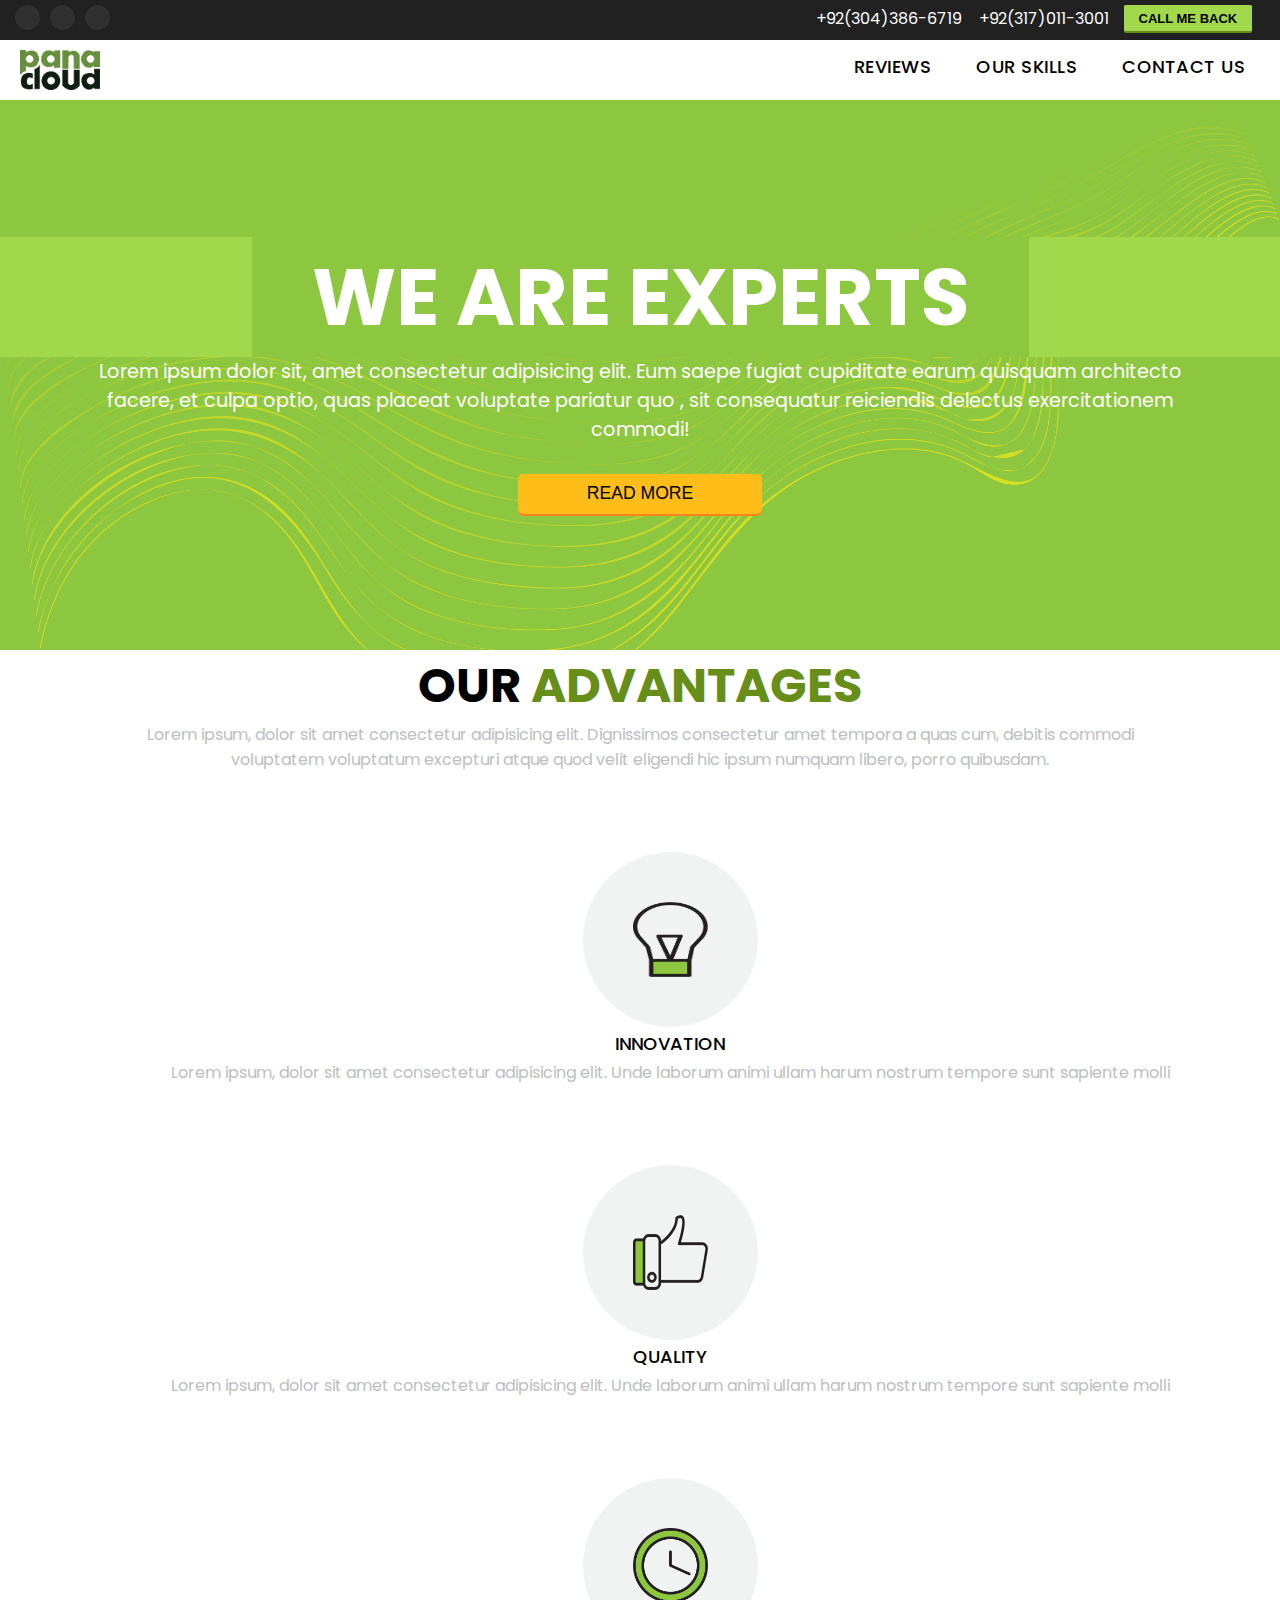
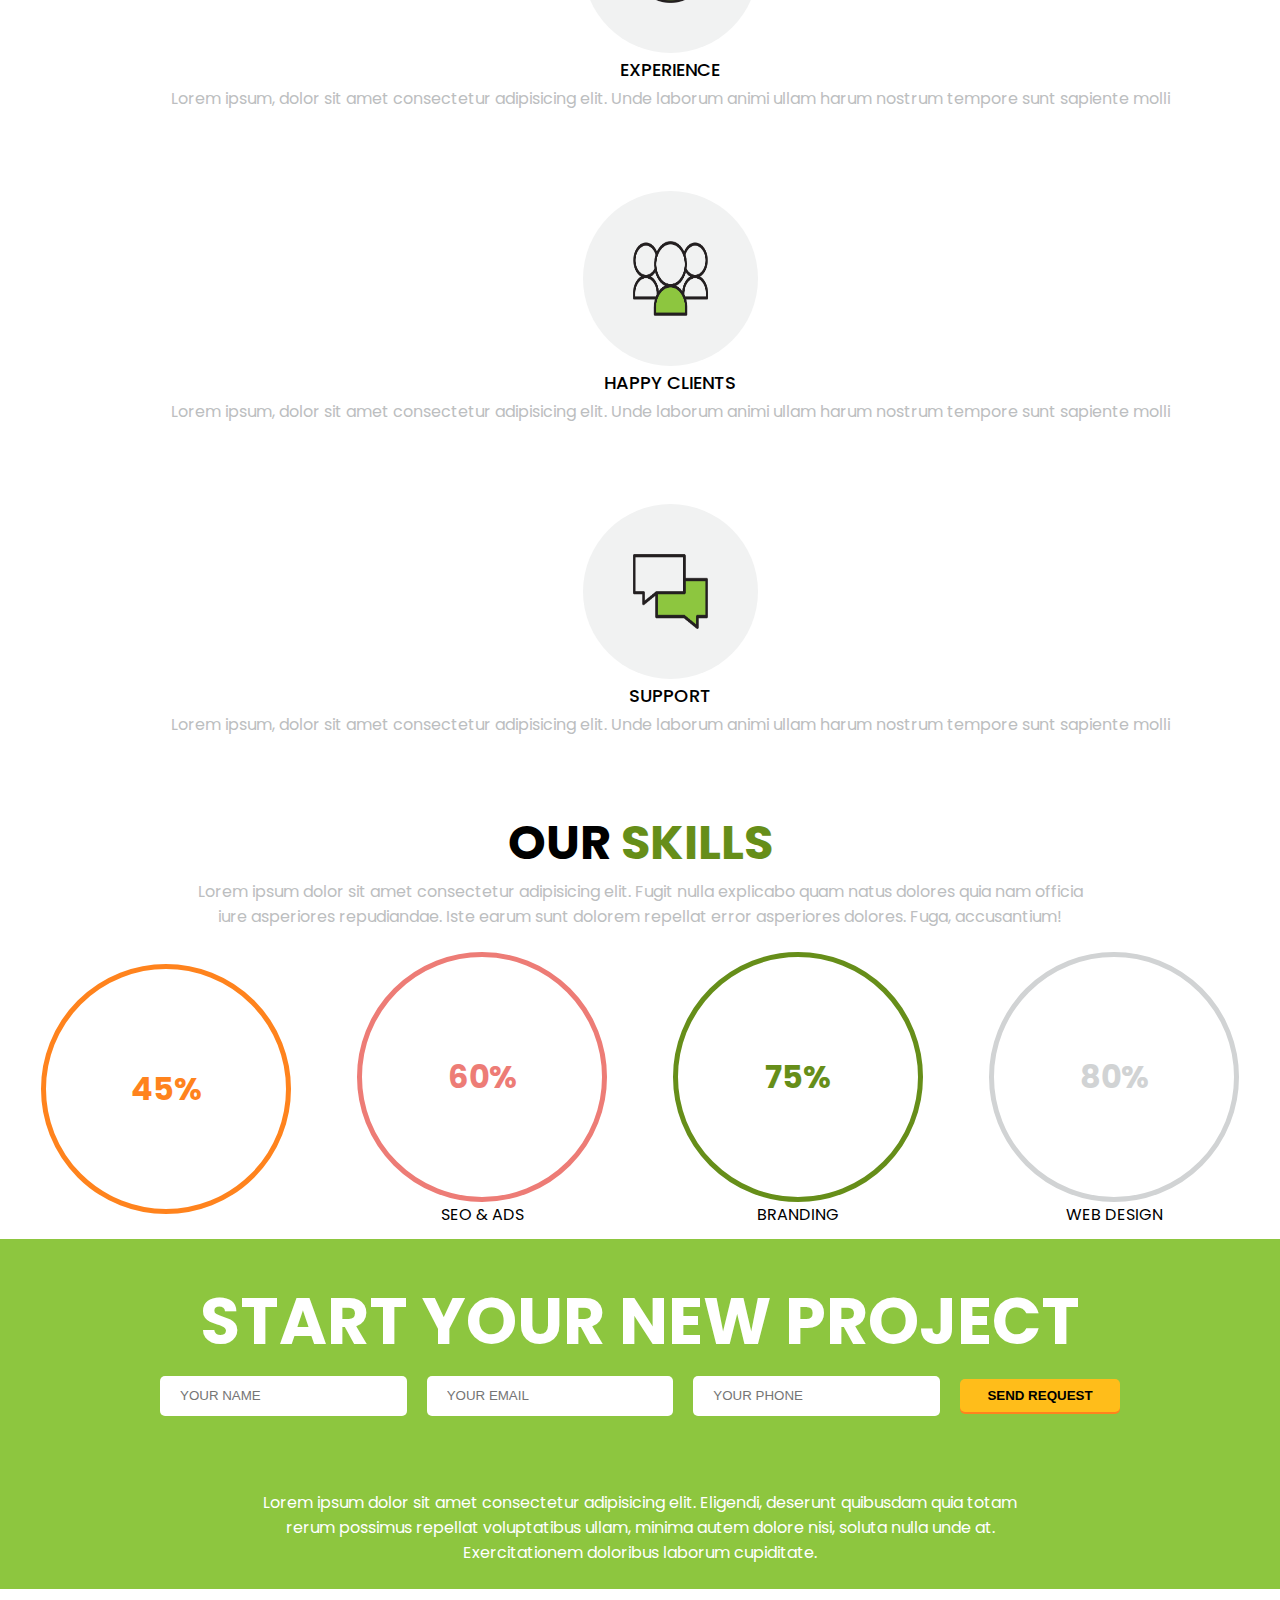
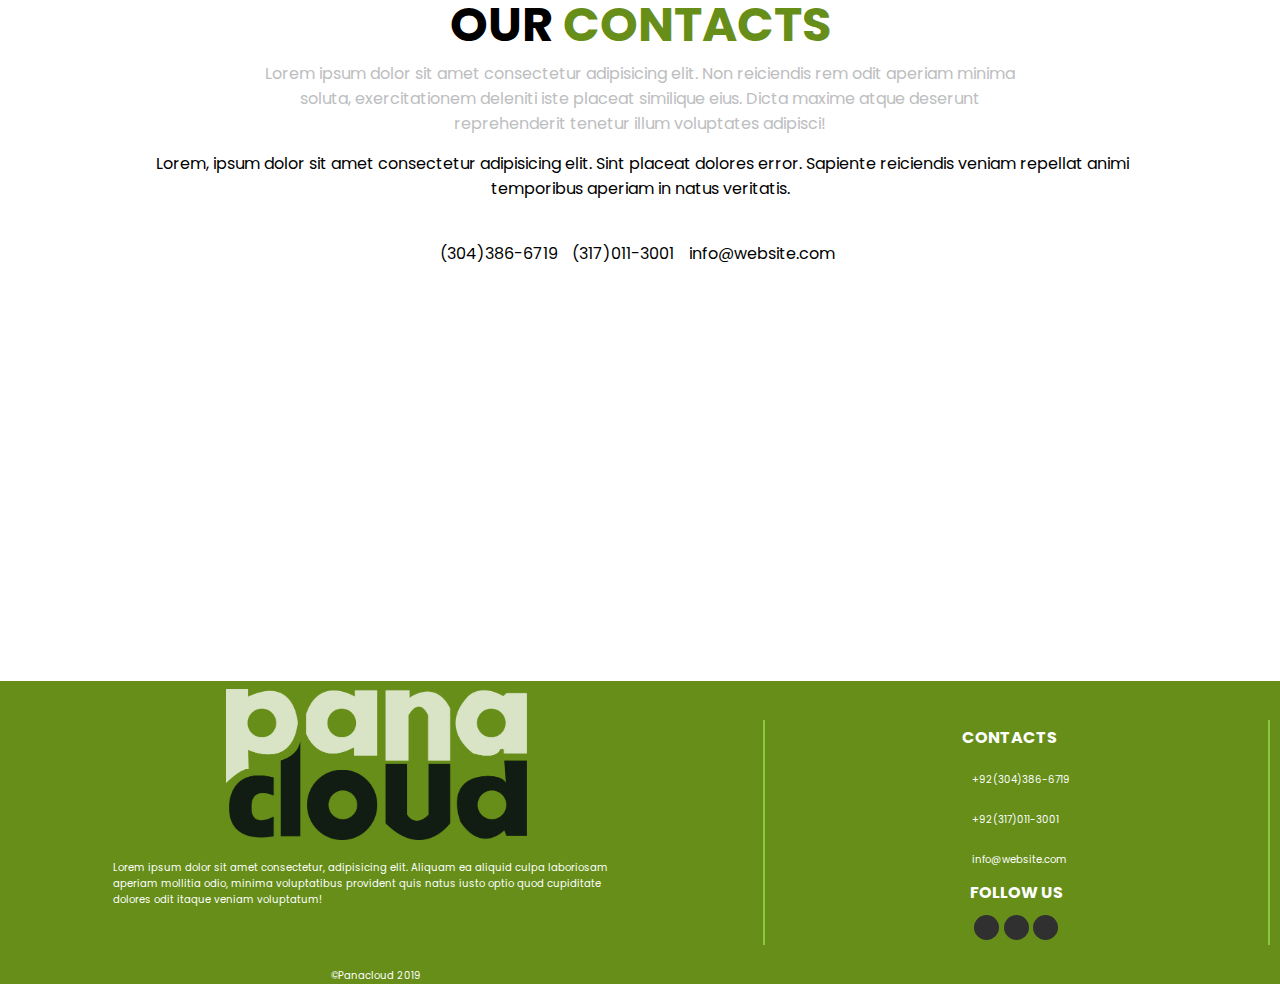
<file: Html_Css_Final_Assignment/index.html>
<!DOCTYPE html>
<html lang="en">
<head>
    <meta charset="UTF-8">
    <meta name="viewport" content="width=device-width, initial-scale=1.0">
    <title>Html Css Final Assignment</title>
    <link rel="stylesheet" href="style.css">
    <link rel="preconnect" href="https://fonts.googleapis.com">
<link rel="preconnect" href="https://fonts.gstatic.com" crossorigin>
<link href="https://fonts.googleapis.com/css2?family=Bona+Nova+SC:ital,wght@0,400;0,700;1,400&family=Montserrat:ital,wght@0,100..900;1,100..900&family=Poppins:ital,wght@0,100;0,200;0,300;0,400;0,500;0,600;0,700;0,800;0,900;1,100;1,200;1,300;1,400;1,500;1,600;1,700;1,800;1,900&family=Zen+Dots&display=swap" rel="stylesheet">
    <link rel="stylesheet" href="https://cdnjs.cloudflare.com/ajax/libs/font-awesome/6.7.1/css/all.min.css" integrity="sha512-5Hs3dF2AEPkpNAR7UiOHba+lRSJNeM2ECkwxUIxC1Q/FLycGTbNapWXB4tP889k5T5Ju8fs4b1P5z/iB4nMfSQ==" crossorigin="anonymous" referrerpolicy="no-referrer" />
</head>
<body>
    <main class="container">
        <header class="header-extended">
            <!-- left section -->
            <div class="left">
                <i class="fa-brands fa-google-plus-g"></i>
                <i class="fa-brands fa-linkedin-in"></i>
                <i class="fa-brands fa-facebook-f"></i>
            </div>
            <!-- right section -->
            <div class="right">
                <div class="p1">
                <i class="fa-solid fa-phone"></i>
                <p>+92(304)386-6719</p>
                <i class="fa-solid fa-phone"></i>
                <p >+92(317)011-3001</p>
            </div>
                <button class="call-button">CALL ME BACK</button>
            </div>
        </header>
        <header class="main-header">
            <!-- left section -->
             <div class="logo">
                <img src="logo_top.png" alt="logo" height="40px">
             </div>
             <!-- right section -->
              <div class="main-header-rs">
                <!-- <a href="">WHY US</a>
                <a href="#about">ABOUT</a>
                <a href="">SERVICES</a> 
                <a href="">PORTFOLIO</a>
                <a href="">PROCESS</a> -->
                <a href="">REVIEWS</a>
                <a href="#ourskills">OUR SKILLS</a>
                <a href="#contactus">CONTACT US</a>
            </div>
        </header>
        <div class="hero-1" >
            <div class="main-heading">
                <h1><span style= " background-color:#8DC63F; padding-left:60px; padding-right: 60px;">WE ARE EXPERTS</span></h1>
            <div class="para">
                <p class="lorem">Lorem ipsum dolor sit, amet consectetur adipisicing elit. Eum saepe fugiat cupiditate earum quisquam
                    architecto facere, et culpa optio, quas placeat voluptate pariatur quo
                    , sit consequatur reiciendis delectus exercitationem commodi!</p>
            </div>
            <button class="read-more-button">READ MORE</button>
        </div>
    </div>
        <div class="hero-2">
            <!-- top -->
            <div class="top-section">
                <center>
                <h1>OUR <span>ADVANTAGES</span></h1>
                <div class="para2">
                <p>Lorem ipsum, dolor sit amet consectetur adipisicing elit. Dignissimos consectetur amet tempora a quas cum, debitis commodi voluptatem voluptatum 
                    excepturi atque quod velit eligendi hic ipsum numquam libero,
                     porro quibusdam.</p>
                </div>
            </center>
            </div>
            <!-- Bottom -->
            <div class="bottom-section">
                <div class="innovation">
                    <div class="bulb">
                        <img src="bulb.png" alt="innovation">
                    </div>
                    <h1>INNOVATION</h1>
                    <p>Lorem ipsum, dolor sit amet consectetur adipisicing elit. 
                        Unde laborum animi ullam harum nostrum tempore sunt sapiente molli</p>
                </div>
                <div class="quality">
                    <div class="like">
                        <img src="like.png" alt="quality">
                    </div>
                    <h1>QUALITY</h1>
                    <p>Lorem ipsum, dolor sit amet consectetur adipisicing elit. 
                        Unde laborum animi ullam harum nostrum tempore sunt sapiente molli</p>
                </div>
                <div class="experience">
                    <div class="clock">
                        <img src="clock.png" alt="experience">
                    </div>
                    <h1>EXPERIENCE</h1>
                    <p>Lorem ipsum, dolor sit amet consectetur adipisicing elit. 
                        Unde laborum animi ullam harum nostrum tempore sunt sapiente molli</p>
                </div>
                <div class="happy-clients">
                    <div class="people">
                        <img src="people.png" alt="clients">
                    </div>
                    <h1>HAPPY CLIENTS</h1>
                    <p>Lorem ipsum, dolor sit amet consectetur adipisicing elit. 
                        Unde laborum animi ullam harum nostrum tempore sunt sapiente molli</p>
                </div>
                <div class="support">
                    <div class="chat">
                        <img src="chat.png" alt="support">
                    </div>
                    <h1>SUPPORT</h1>
                    <p>Lorem ipsum, dolor sit amet consectetur adipisicing elit. 
                        Unde laborum animi ullam harum nostrum tempore sunt sapiente molli</p>
                </div>
            </div> 
        </div>
        
        <div class="hero-4" id="ourskills">
            <!-- top -->
            <div class="top-h4">
            <h1>
                OUR <span style="margin-left: 10px; color: #668E19;">SKILLS</span>
            </h1>
            <p>Lorem ipsum dolor sit amet consectetur adipisicing elit. Fugit nulla explicabo quam natus dolores quia nam officia iure asperiores repudiandae. 
                Iste earum sunt dolorem repellat error asperiores dolores.
                 Fuga, accusantium!</p>
                </div>
                <!-- bottom -->
                <div class="bottom-h4">
                    <div class="box-1">
                    <div class="circle1">
                        <p>45%</p>
                    </div>
                </div>
                    <div class="box-2">
                        <div class="circle2">
                            <p>60%</p>
                        </div>
                        <p>SEO & ADS</p>
                    </div>
                    <div class="box-3">
                        <div class="circle3">
                            <p>75%</p>
                        </div>
                        <p>BRANDING</p>
                    </div>
                    <div class="box-4">
                        <div class="circle4">
                        <p>80%</p>
                        </div>
                        <p>WEB DESIGN</p>
                    </div>
                </div>
        </div>
        <div class="hero-5" id="contactus">
            <div class="top-h5">
                <h1>START YOUR NEW PROJECT</h1>
            </div>
            <div class="middle-h5">
            <input type="text" placeholder="YOUR NAME">
            <input type="email" placeholder="YOUR EMAIL">
            <input type="number" placeholder="YOUR PHONE">
            <button>SEND REQUEST</button>
        </div>
        <div class="bottom-h5">
            <p>Lorem ipsum dolor sit amet consectetur adipisicing elit. Eligendi, deserunt quibusdam quia totam rerum possimus repellat voluptatibus ullam, minima autem 
                dolore nisi, soluta nulla unde at. Exercitationem doloribus laborum
                 cupiditate.</p>
        </div>
        </div>
        <div class="hero-6">
            <div class="top-h6">
                    <h1>OUR <span>CONTACTS</span></h1>
                    <p>Lorem ipsum dolor sit amet consectetur adipisicing elit. Non reiciendis rem
                         odit aperiam minima soluta, exercitationem deleniti iste placeat similique
                          eius. Dicta maxime atque deserunt reprehenderit tenetur illum voluptates
                           adipisci!</p>
            </div>
            <div class="middle-h6">
                <p> <i class="fa-solid fa-location-dot"></i> Lorem, ipsum dolor sit amet consectetur adipisicing elit. Sint placeat dolores error. Sapiente reiciendis veniam repellat animi temporibus aperiam in natus veritatis.</p>
            </div>
            <div class=" bottom-h6">
                <div class="div1">
                <i class="fa-solid fa-phone"></i>
                <p>(304)386-6719</p></div>
                <div class="div2">
                <i class="fa-solid fa-phone"></i>
                <p>(317)011-3001</p></div>
                <div class="div3">
                <i class="fa-solid fa-envelope"></i>
                <p>info@website.com</p></div>
                </div>
            </div >
            <div class="map">
            <iframe src="https://www.google.com/maps/embed?pb=!1m16!1m12!1m3!1d1812227.7190792013!2d-81.41021568069492!3d27.484595448360196!2m3!1f0!2f0!3f0!3m2!1i1024!2i768!4f13.1!2m1!1samazon%20warehouse%20florida!5e0!3m2!1sen!2s!4v1732558304041!5m2!1sen!2s" width="100%" height="400px" style="border:0;" allowfullscreen="" loading="lazy" referrerpolicy="no-referrer-when-downgrade"></iframe>
            <!-- map -->
            </iframe>
        </div>
        </div>
        <footer class="footer">
            <div class="hero-7-left">
                <!-- logo -->
                 <img src="logo_bottom3.png" alt="logo" height="100px" width="150px">
                 <p class="paragraph">
                    Lorem ipsum dolor sit amet consectetur, adipisicing elit. Aliquam ea
                     aliquid culpa laboriosam aperiam mollitia odio, minima voluptatibus provident quis
                      natus iusto optio quod cupiditate dolores odit itaque veniam
                       voluptatum!
                    </p>
                    <p class="copyright">&copy;Panacloud <span>2019</span></p>
            </div>
            <div class="r-h7">
            <div class="services">
                <h1>SERVICES</h1>
                <p>Lorem Ispum</p>
                <p>Lorem</p>
                <p>Lorem Ispum Dolor</p>
                <p>Lorem Ispum</p>
                <p>Lorem</p>
                <p>Lorem Ispum Dolor</p>
                <p>Lorem Ispum Dolor</p>
            </div>
            <div class="useful-links">
                <h1>USEFUL LINKS</h1>
                <p>Lorem Ispum</p>
                <p>Lorem</p>
                <p>Lorem Ispum Dolor</p>
                <p>Lorem Ispum</p>
                <p>Lorem</p>
                <p>Lorem Ispum Dolor</p>
                <p>Lorem Ispum Dolor</p>
            </div>
            <div class="contact-follow">
            <div class="contacts">
                <h1>CONTACTS</h1>
                <div class="c1">
                <i class="fa-solid fa-phone"></i>
                <p>+92(304)386-6719</p>
            </div>
            <div class="c2">
                <i class="fa-solid fa-phone"></i>
                <p>+92(317)011-3001</p>
            </div>
            <div class="c3">
                <i class="fa-solid fa-envelope"></i>
                <p>info@website.com</p>
            </div>
            </div>
            <div class="follow-us">
                <h1>FOLLOW US</h1>
                <!-- icons -->
                 <div class="icons">
                <i class="fa-brands fa-google-plus-g"></i>
                <i class="fa-brands fa-linkedin-in"></i>
                <i class="fa-brands fa-facebook-f"></i>
            </div>
            </div>
        </div>
        </div>
        </footer>
    </main>
</body>
</html>
</file>
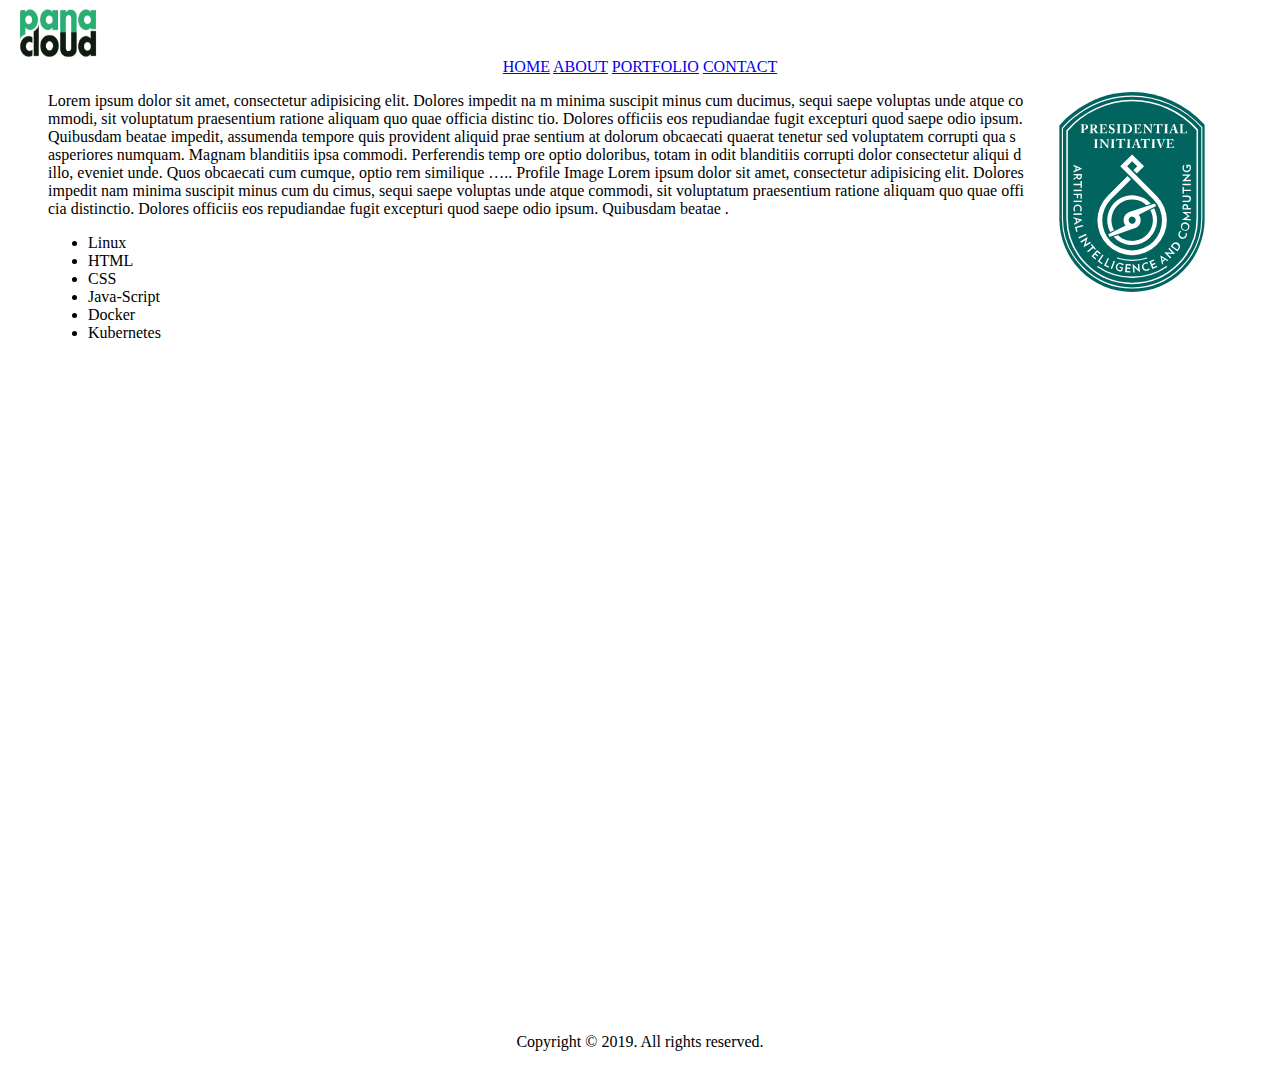
<file: About.html>
<html lang="en">
<head>
    <title>Chapter 8 Final Assignment</title>
</head>
<body>
    <header>
        <nav>
            <img src="panacloud.png" alt="logo" height="50" width=100">
            <center>
            <a href="chapter8Final_assignment.html">HOME</a>
            <a href="About.html">ABOUT</a>
            <a href="Portfolio.html">PORTFOLIO</a>
            <a href="contact.html">CONTACT</a>
        </center>
        </nav>
    </header>
    <p>
    <figure>
        <img src="pic1.svg" alt="profile image" height="200" width="200" align="right">
        <figcaption>
            Lorem ipsum dolor sit amet, consectetur adipisicing elit. Dolores impedit na
 m minima suscipit minus cum ducimus, sequi saepe voluptas unde atque co
 mmodi, sit voluptatum praesentium ratione aliquam quo quae officia distinc
 tio. Dolores officiis eos repudiandae fugit excepturi quod saepe odio ipsum. 
Quibusdam beatae impedit, assumenda tempore quis provident aliquid prae
 sentium at dolorum obcaecati quaerat tenetur sed voluptatem corrupti qua
 s asperiores numquam. Magnam blanditiis ipsa commodi. Perferendis temp
 ore optio doloribus, totam in odit blanditiis corrupti dolor consectetur aliqui
 d illo, eveniet unde. Quos obcaecati cum cumque, optio rem similique  …..
 Profile Image
 Lorem ipsum dolor sit amet, consectetur adipisicing elit. Dolores impedit nam minima suscipit minus cum du
 cimus, sequi saepe voluptas unde atque commodi, sit voluptatum praesentium ratione aliquam quo quae offi
 cia distinctio. Dolores officiis eos repudiandae fugit excepturi quod saepe odio ipsum. Quibusdam beatae .</figcaption>
<ul>
    <li>Linux</li>
    <li>HTML</li>
    <li>CSS</li>
    <li>Java-Script</li>
    <li>Docker</li>
    <li>Kubernetes</li>
</ul>    
</figure>
    </p>
    <center>
        <iframe width="1720" height="659" src="https://www.youtube.com/embed/eTF9vqKNLek" title="Panacloud CLI Intro in Urdu" frameborder="0" allow="accelerometer; autoplay; clipboard-write; encrypted-media; gyroscope; picture-in-picture; web-share" referrerpolicy="strict-origin-when-cross-origin" allowfullscreen></iframe>
    </center>
    <center>
    <footer>
        <p>Copyright &copy 2019. All rights reserved.</p>
    </footer>
</center>
</body>
</html>
</file>
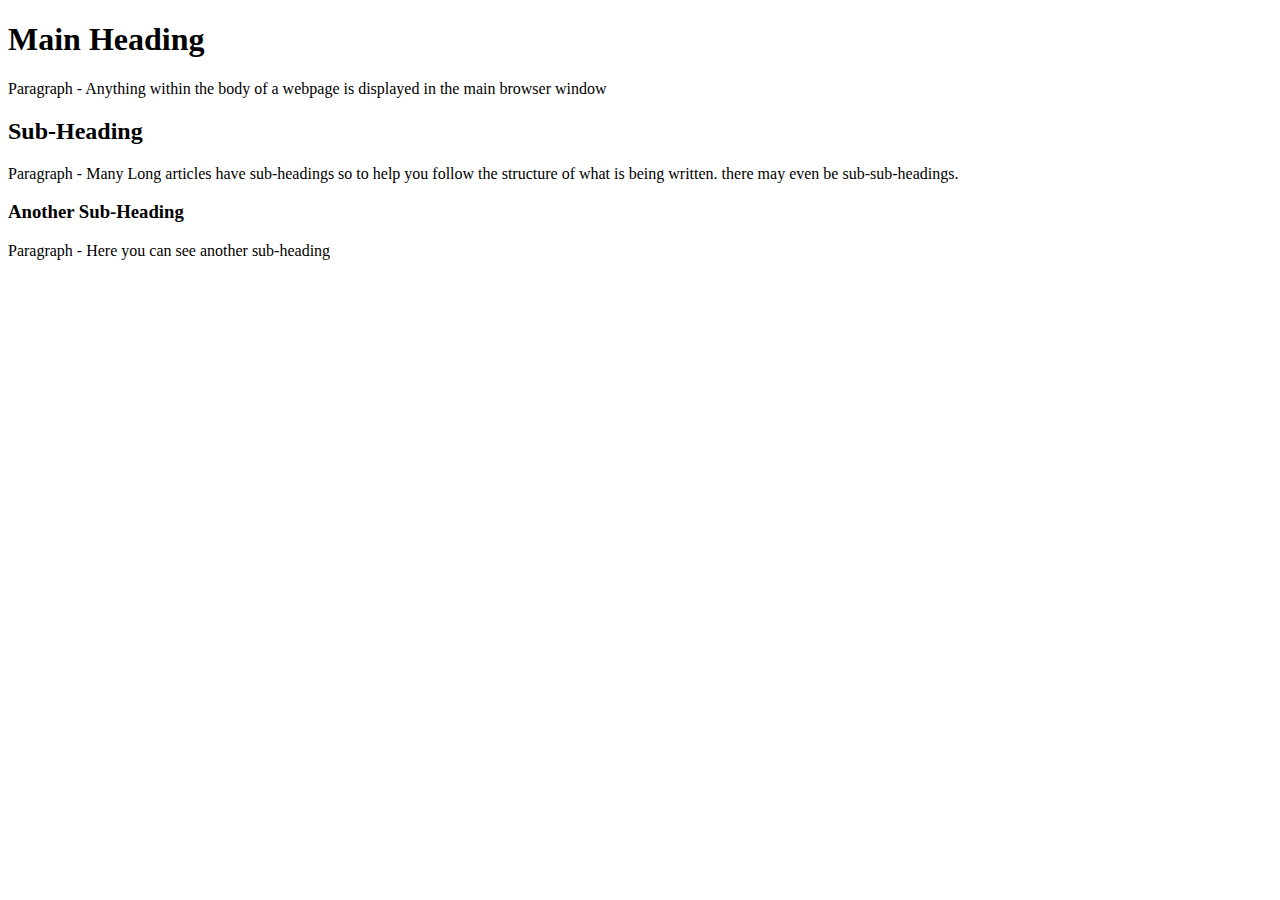
<file: chapter1.html>
<!DOCTYPE html>
<html>
  <head>
    <title>Chapter 1</title>
  </head>
  <body>
    <h1>Main Heading</h1>
    <p>
      Paragraph - Anything within the body of a webpage is displayed in the main
      browser window
    </p>
    <h2>Sub-Heading</h2>
    <p>
      Paragraph - Many Long articles have sub-headings so to help you follow the
      structure of what is being written. there may even be sub-sub-headings.
    </p>
    <h3>Another Sub-Heading</h3>
    <p>Paragraph - Here you can see another sub-heading</p>
  </body>
</html>
</file>
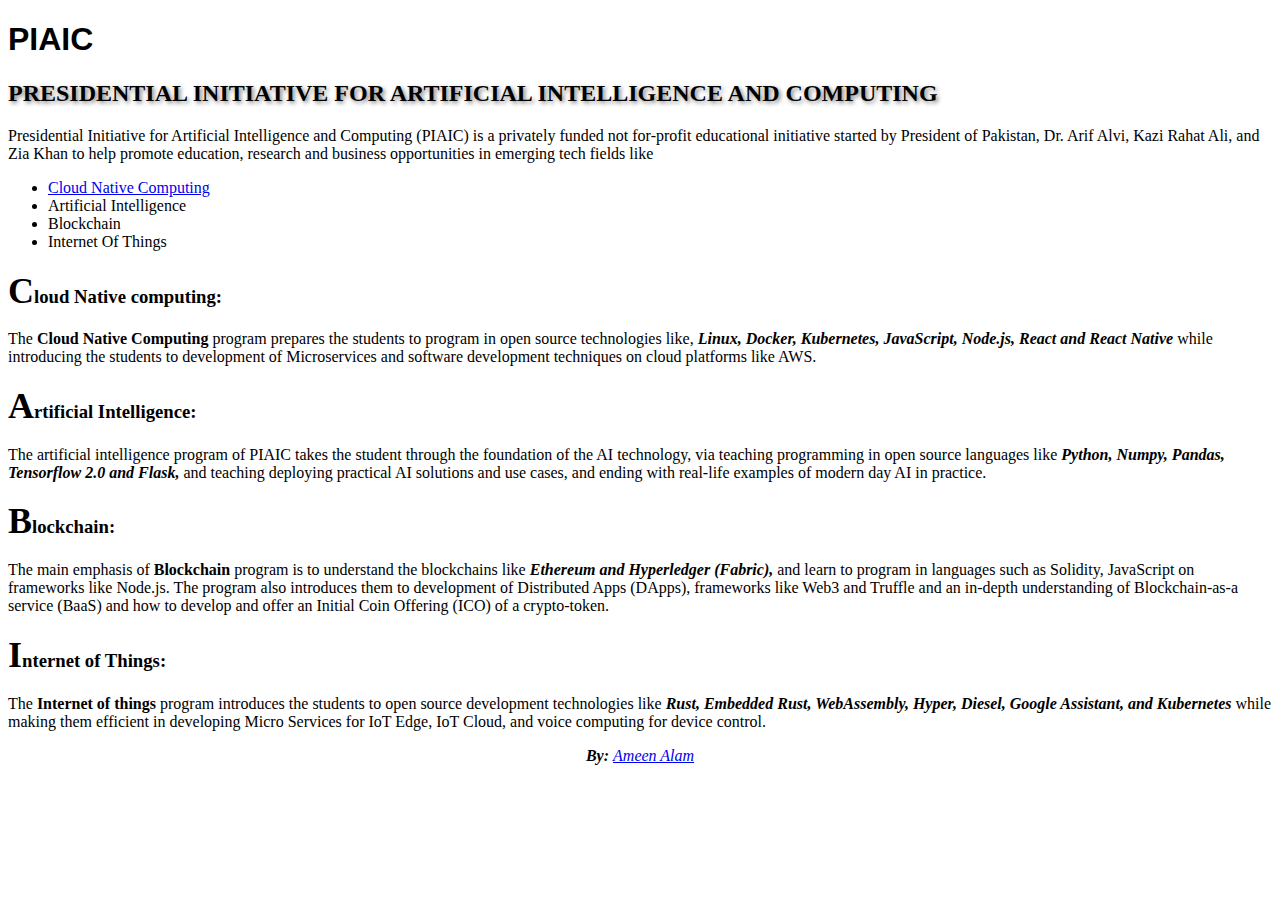
<file: chapter12.html>
<!DOCTYPE html>
<html>
    <head>
    <title>
        Chapter 12
    </title>
    <style>
        span{font-size:36px;}
        h1{font-family: sans-serif;}
        h2{font-family: 'Times New Roman', Times, serif;text-shadow: 2px 2px 4px rgba(0, 0, 0, 0.5);}
    </style>
    </head>
    <body>
        <h1>
        PIAIC
    </h1>
 <h2>PRESIDENTIAL INITIATIVE FOR ARTIFICIAL INTELLIGENCE AND COMPUTING</h2>
 <p>Presidential Initiative for Artificial Intelligence and Computing (PIAIC) is a privately funded not
for-profit educational initiative started by President of Pakistan, Dr. Arif Alvi, Kazi Rahat Ali, and
 Zia Khan to help promote education, research and business opportunities in emerging tech
 fields like</p>
 <ul>
 <li><a href="www.example.com">Cloud Native Computing</a></li>
 <li>Artificial Intelligence</li>
 <li>Blockchain</li>
 <li>Internet Of Things</li>
</ul>
 <h3><span>C</span>loud Native computing:</h3>
 <p>
 The <b>Cloud Native Computing</b> program prepares the students to program in open source
 technologies like, <b><i>Linux, Docker, Kubernetes, JavaScript, Node.js, React and React Native</i></b>
 while introducing the students to development of Microservices and software development
 techniques on cloud platforms like AWS.
 </p>
 <h3><span>A</span>rtificial Intelligence:</h3>
 <p>
 The artificial intelligence program of PIAIC takes the student through the foundation of the AI
 technology, via teaching programming in open source languages like <b><i>Python, Numpy, Pandas,
 Tensorflow 2.0 and Flask,</i></b> and teaching deploying practical AI solutions and use cases, and
 ending with real-life examples of modern day AI in practice.</p> 
 <h3><span>B</span>lockchain:</h3>
 The main emphasis of <b>Blockchain</b> program is to understand the blockchains like <b><i>Ethereum
 and Hyperledger (Fabric),</i></b> and learn to program in languages such as Solidity, JavaScript on
 frameworks like Node.js. The program also introduces them to development of Distributed Apps
 (DApps), frameworks like Web3 and Truffle and an in-depth understanding of Blockchain-as-a
service (BaaS) and how to develop and offer an Initial Coin Offering (ICO) of a crypto-token.
<h3><span>I</span>nternet of Things:</h3>
<p>
 The <b>Internet of things</b> program introduces the students to open source development
 technologies like <b><i>Rust, Embedded Rust, WebAssembly, Hyper, Diesel, Google Assistant,
 and Kubernetes</i></b> while making them efficient in developing Micro Services for IoT Edge, IoT
 Cloud, and voice computing for device control.
</p>
<center>
 <b><i>By:</i></b>
 <a href="www.example.com"><i>Ameen Alam</i></a>
</center>
    </body>
</html>
</file>
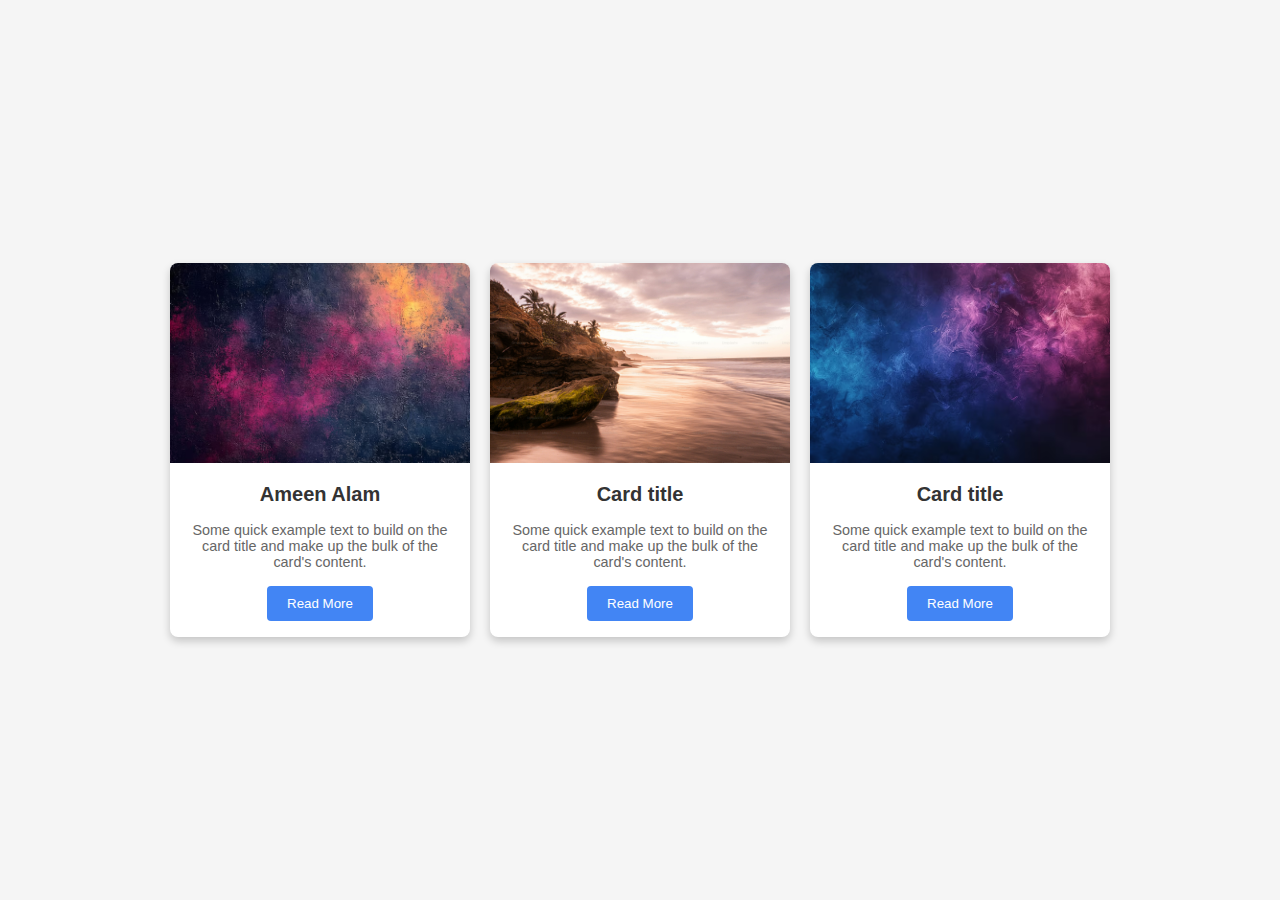
<file: chapter13.html>
<!DOCTYPE html>
<html lang="en">
<head>
    <link rel="stylesheet" href="chapter13.css">
</head>
<body>
    <div class="card-container">
        <div class="card">
            <img src="pic1.avif" alt="Image 1" height="200" width="300">
            <h3>Ameen Alam</h3>
            <p>Some quick example text to build on the card title and make up the bulk of the card's content.</p>
            <button>Read More</button>
        </div>
        <div class="card">
            <img src="pic2.jpeg" alt="Image 2" height="200" width="300">
            <h3>Card title</h3>
            <p>Some quick example text to build on the card title and make up the bulk of the card's content.</p>
            <button>Read More</button>
        </div>
        <div class="card">
            <img src="pic3.avif" alt="Image 3" height="200" width="300">
            <h3>Card title</h3>
            <p>Some quick example text to build on the card title and make up the bulk of the card's content.</p>
            <button>Read More</button>
        </div>
    </div>
</body>
</html>
</file>
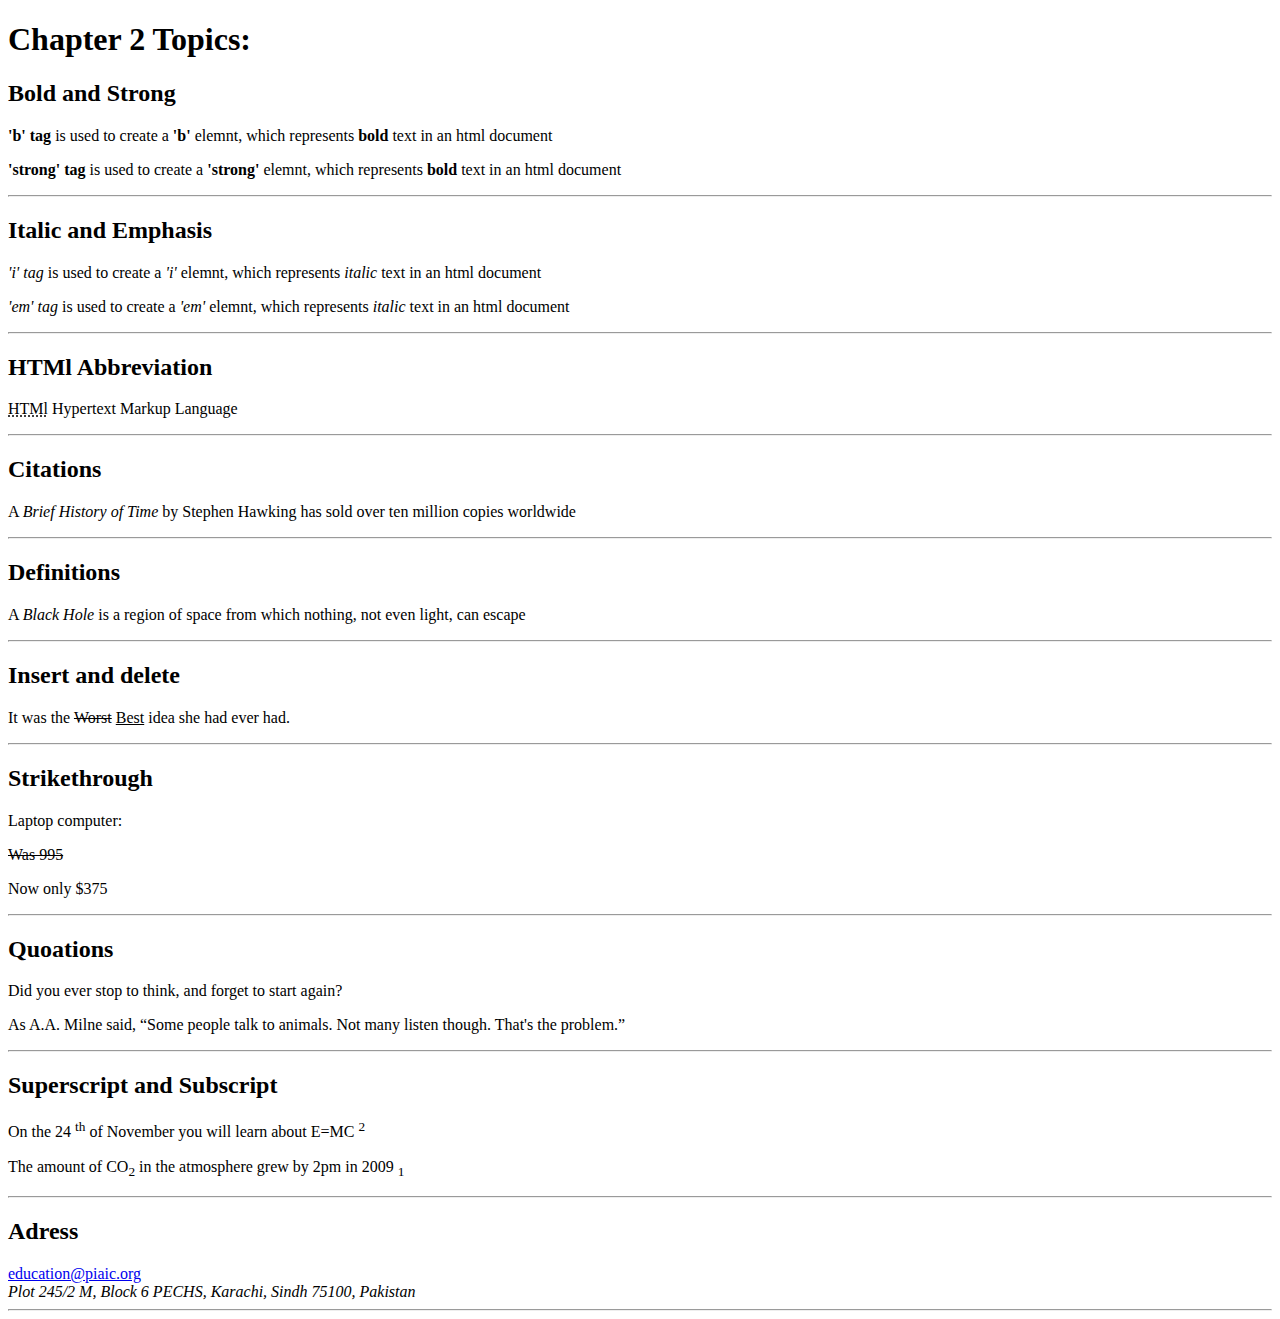
<file: chapter2.html>
<!DOCTYPE html>
<html>
    <head>
        <title>
            Chapter 2
        </title>
    </head>
    <body>
        <h1>Chapter 2 Topics:</h1>
        <h2>Bold and Strong</h2>
        <p><b>'b' tag</b> is used to create a <b>'b'</b> elemnt, which represents <b>bold</b> text in an html document</p>
        <p><strong>'strong' tag</strong> is used to create a <strong>'strong'</strong> elemnt, which represents <strong>bold</strong> text in an html document</p>
        <hr>
        <h2>Italic and Emphasis</h2>
        <p><i>'i' tag</i> is used to create a <i>'i'</i> elemnt, which represents <i>italic</i> text in an html document</p>
        <p><em>'em' tag</em> is used to create a <em>'em'</em> elemnt, which represents <em>italic</em> text in an html document</em></p>
        <hr>
        <h2>HTMl Abbreviation</h2>
        <p><abbr title="HyperText Markup Language">HTMl</abbr> Hypertext Markup Language</p>
        <hr>
        <h2>Citations</h2>
        <p>A <cite>Brief History of Time</cite> by Stephen Hawking has sold over ten million copies worldwide</p>
        <hr>
        <h2>Definitions</h2>
        <p>A <dfn>Black Hole</dfn> is a region of space from which nothing, not even light, can escape</p>
        <hr>
        <h2>Insert and delete</h2>
        <p>It was the <del>Worst</del> <ins>Best</ins> idea she had ever had.</p>
        <hr>
        <h2>Strikethrough</h2>
        <p>Laptop computer:</p>
        <p><s>Was 995</s></p>
        <p>Now only $375</p>
        <hr>
        <h2>Quoations</h2>
        <p> Did you ever stop to think, and forget to start again?</p>
        <p> As A.A. Milne said, <q>Some people talk to animals. Not many listen though. That's the problem.</q></p>
        <hr>
        <h2>Superscript and Subscript</h2>
        <p> On the 24 <sup>th</sup> of November you will learn about E=MC <sup>2</sup></p>
        <p>The amount of CO<sub>2</sub> in the atmosphere grew by 2pm in 2009 <sub>1</sub></p>
        <hr>
        <h2>Adress</h2>
        <a href="mailto:education@piaic.org"> education@piaic.org</a>
        <address> Plot 245/2 M, Block 6 PECHS, Karachi, Sindh 75100, Pakistan
        </address>
        <hr>
    </body>
</html>
</file>
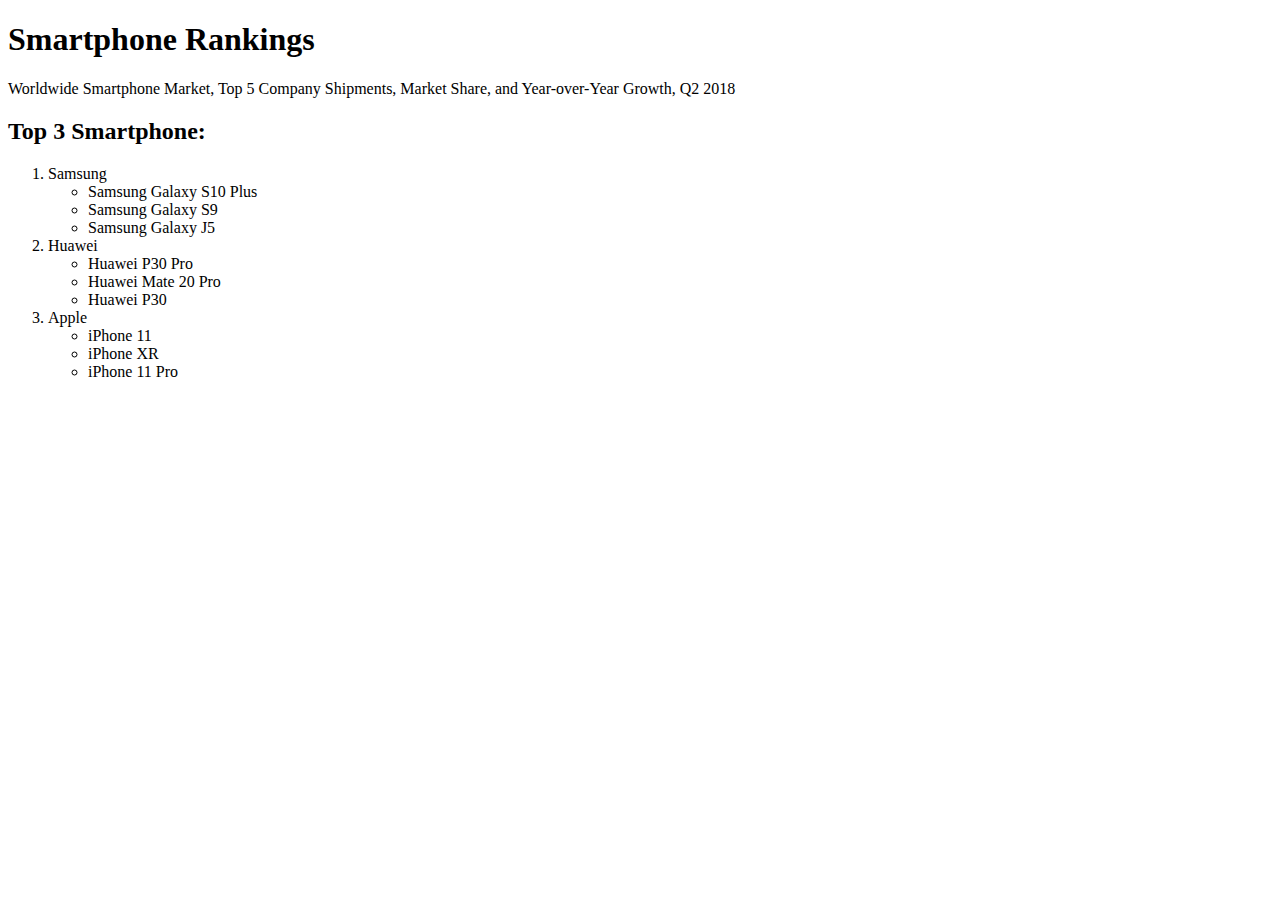
<file: chapter3.html>
<!DOCTYPE html>
<html>
  <head>
    <title>Chapter 3</title>
  </head>
  <body>
    <h1>Smartphone Rankings</h1>
    <p>
      Worldwide Smartphone Market, Top 5 Company Shipments, Market Share, and
      Year-over-Year Growth, Q2 2018
    </p>
    <h2>Top 3 Smartphone:</h2>
    <ol>
      <li>Samsung</li>
      <ul>
        <li>Samsung Galaxy S10 Plus</li>
        <li>Samsung Galaxy S9</li>
        <li>Samsung Galaxy J5</li>
      </ul>
      <li>Huawei</li>
      <ul>
        <li>Huawei P30 Pro</li>
        <li>Huawei Mate 20 Pro</li>
        <li>Huawei P30</li>
      </ul>
      <li>Apple</li>
      <ul>
        <li>iPhone 11</li>
        <li>iPhone XR</li>
        <li>iPhone 11 Pro</li>
      </ul>
    </ol>
  </body>
</html>
</file>
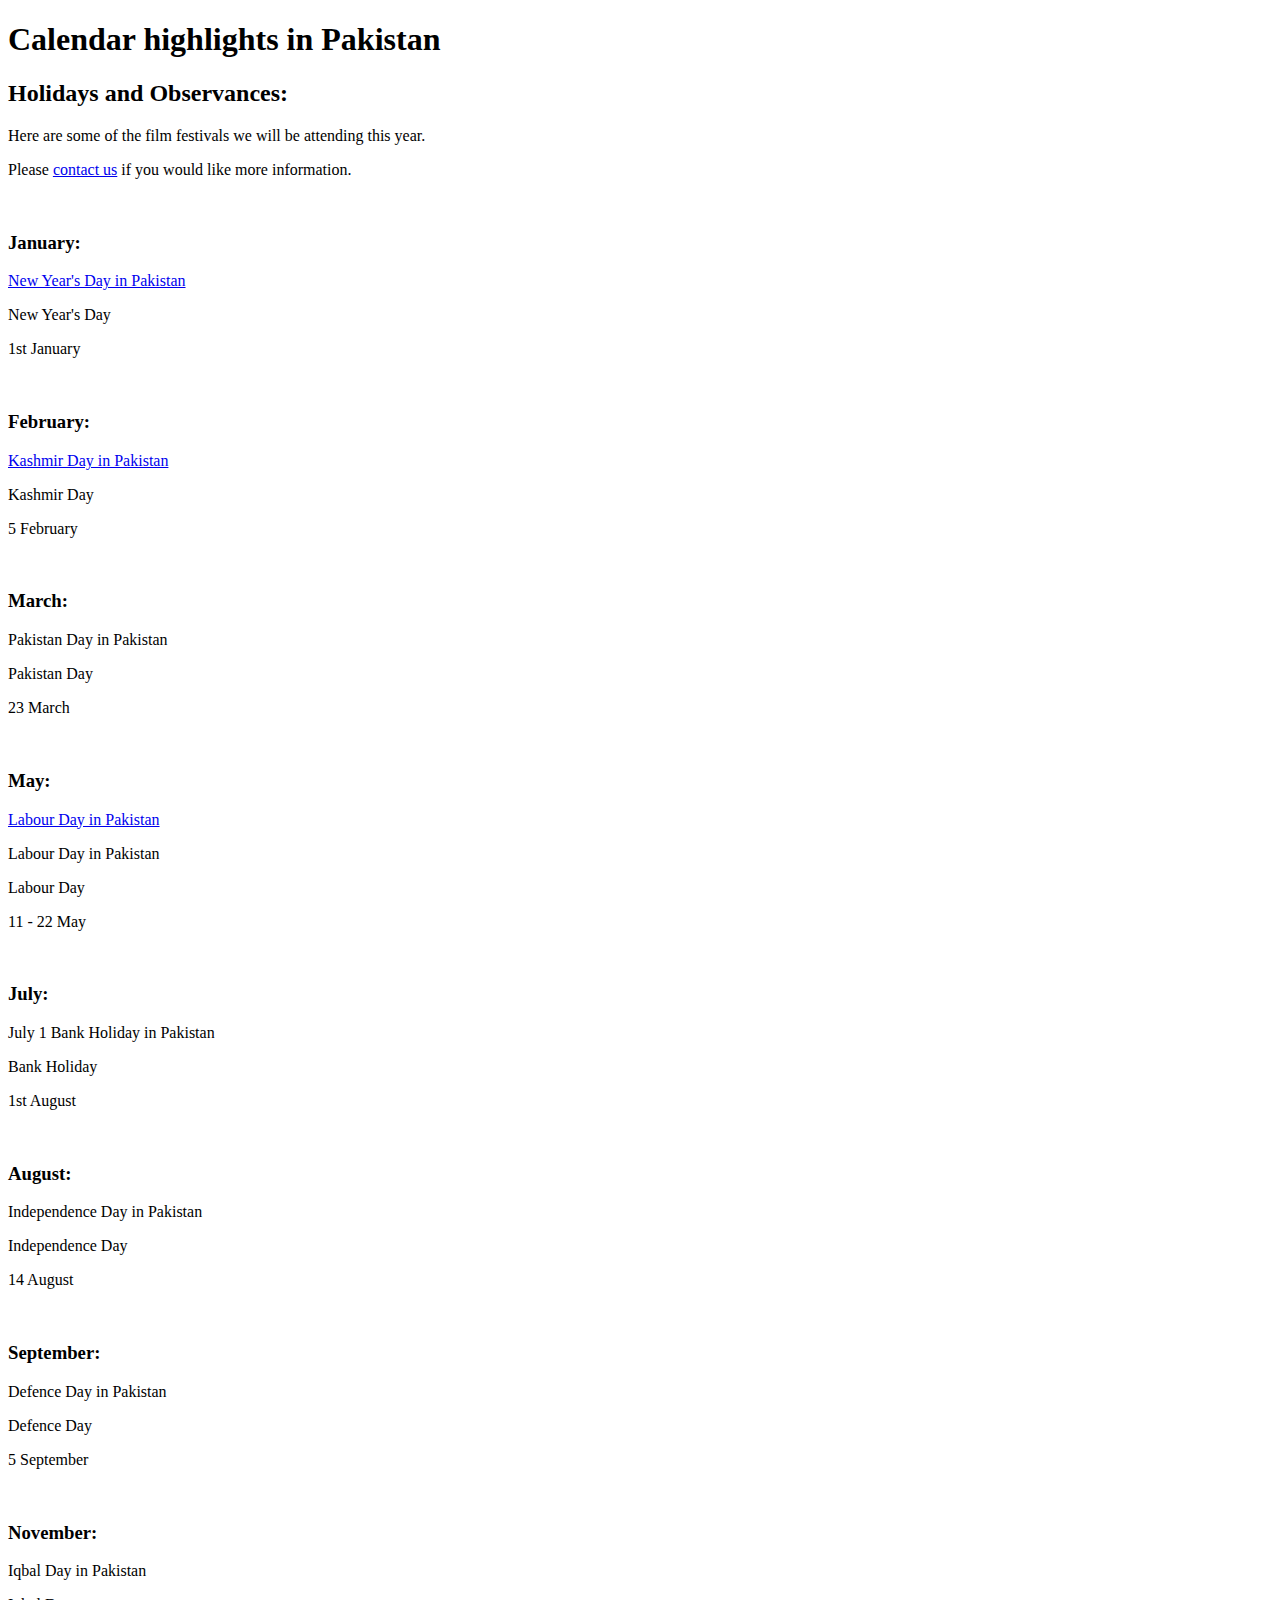
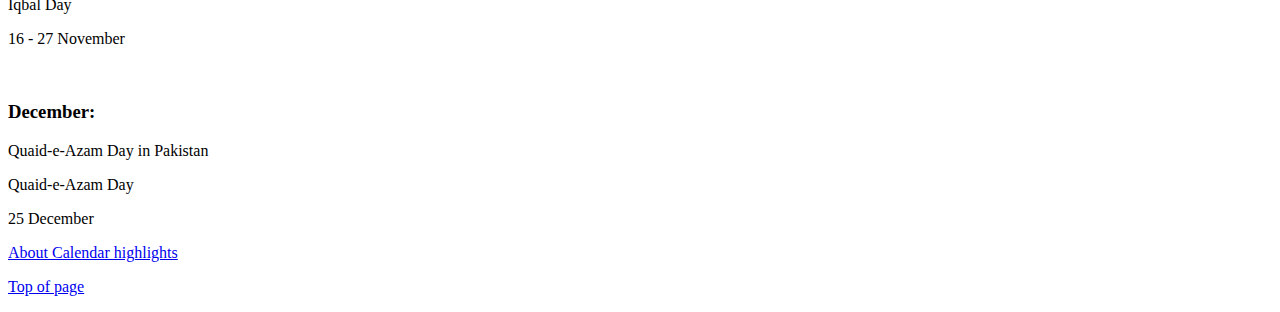
<file: chapter4a.html>
<!DOCTYPE html>
<html>

<head>
    <title>
        Chapter 4a
    </title>
</head>

<body>
    <h1 id="top">Calendar highlights in Pakistan</h1>
    <h2>Holidays and Observances:</h2>
    <p>Here are some of the film festivals we will be attending this year.</p>
    <p>Please
        <a href="mailto:zS7pL@example.com">contact us</a> if you would like more information.
    </p>
    <br>
    <h3>January:</h3>
    <p>
        <a href="mailto:zS7pL@example.com">New Year's Day in Pakistan</a>
    </p>
    <p>New Year's Day</p>
    <p>1st January</p>
    <br>
    <h3>February:</h3>
    <p><a href="mailto:zS7pL@example.com">Kashmir Day in Pakistan</a>
    <p>Kashmir Day</p>
    <p>5 February</p>
    <br>
    <h3>March:</h3>
    <p>Pakistan Day in Pakistan</p>
    <p>Pakistan Day</p>
    <p>23 March</p>
    <br>
    <h3>May:</h3>
    <p><a href="mailto:zS7pL@example.com">Labour Day in Pakistan</a></p> Labour Day in Pakistan
    <p>Labour Day</p>
    <p>11 - 22 May</p>
    <br>
    <h3>July:</h3>
    <p>July 1 Bank Holiday in Pakistan</p>
    <p>Bank Holiday</p>
    <p>1st August</p>
    <br>
    <h3>August:</h3>
    <p>Independence Day in Pakistan</p>
    <p>Independence Day</p>
    <p>14 August</p>
    <br>
    <h3>September:</h3>
    <p>Defence Day in Pakistan</p>
    <p>Defence Day</p>
    <p>5 September</p>
    <br>
    <h3>November:</h3>
    <p>Iqbal Day in Pakistan</p>
    <p>Iqbal Day</p>
    <p>16 - 27 November</p>
    <br>
    <h3>December:</h3>
    <p>Quaid-e-Azam Day in Pakistan</p>
    <p>Quaid-e-Azam Day</p>
    <p>25 December</p>
    <a href="chapter4b.html">About Calendar highlights</a></p>

    <p><a href="#top">Top of page</a></p>
</body>

</html>
</file>
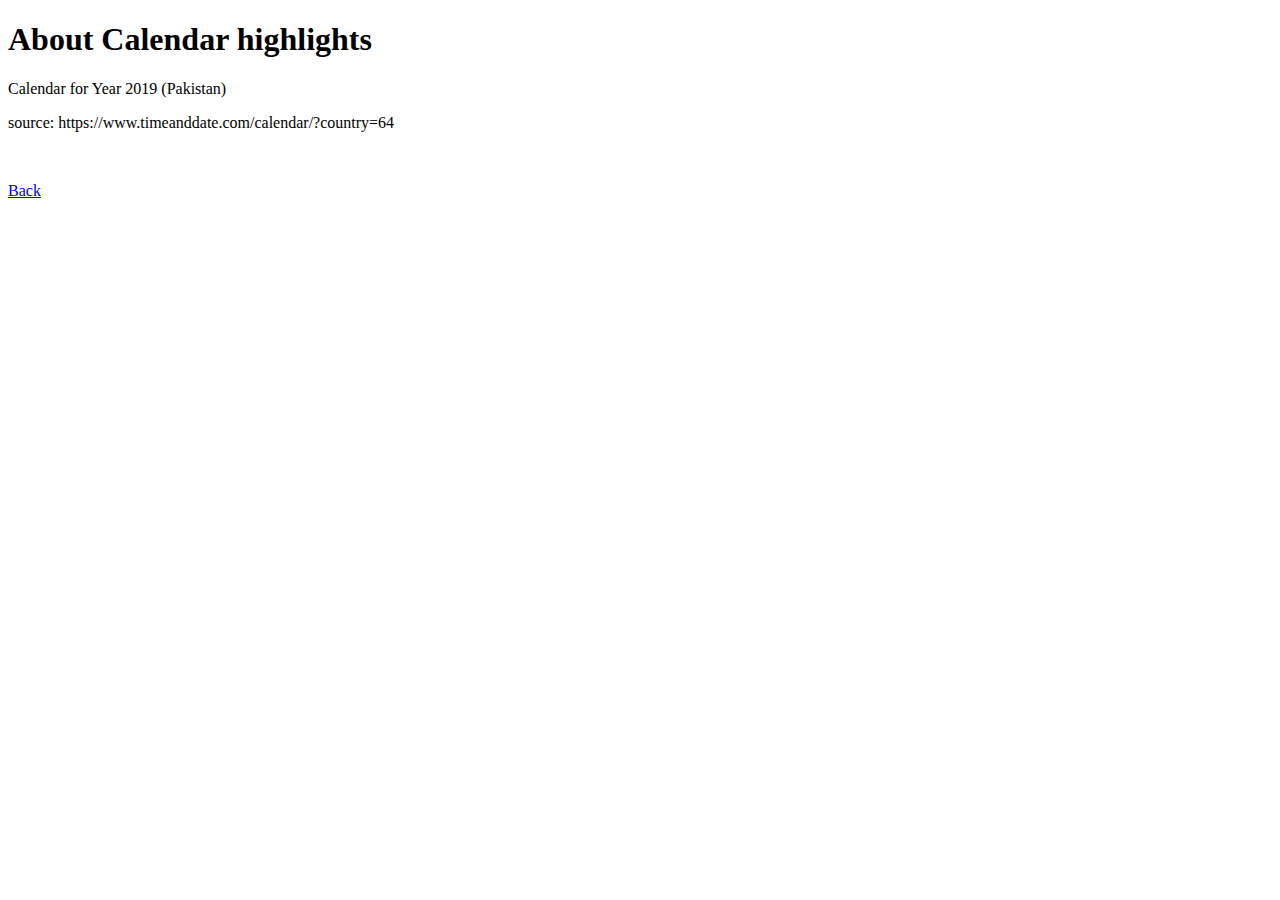
<file: chapter4b.html>
<!DOCTYPE html>
<html>

<head>
    <title>
        Chapter 4b
    </title>
</head>

<body>
    <h1>About Calendar highlights</h1>
    <p> Calendar for Year 2019 (Pakistan)</p>
    <p>source: https://www.timeanddate.com/calendar/?country=64</p>
    <br>
    <p><a href=chapter4a.html">Back</a></p>
</body>

</html>
</file>
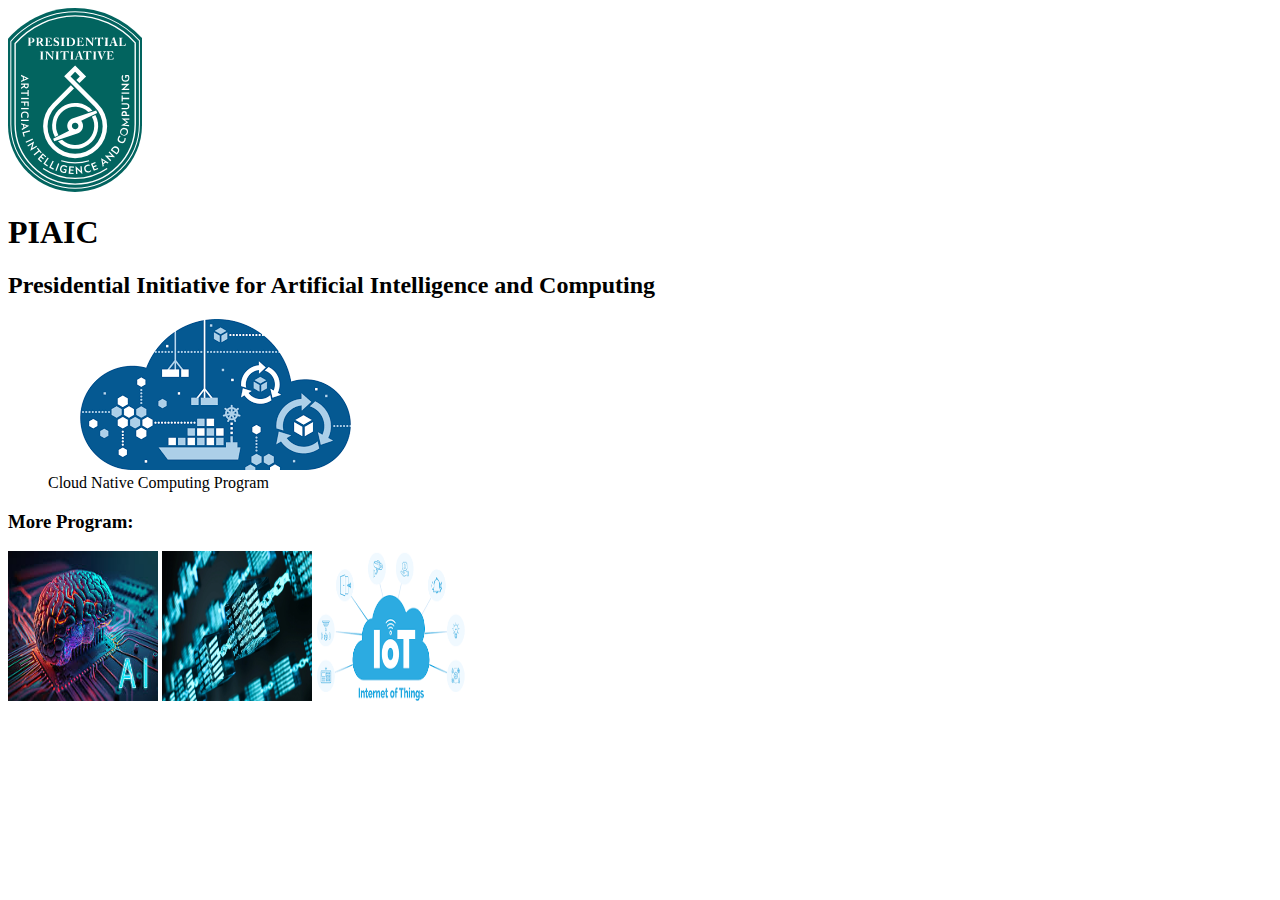
<file: chapter5.html>
<!DOCTYPE html>
<html>
  <head>
    <title>Chapter 5</title>
  </head>
  <body>
    <img src="pic1.svg" alt="logo" align="top" />
    <h1>PIAIC</h1>
    <h2>Presidential Initiative for Artificial Intelligence and Computing</h2>
    <figure>
      <img src="pic2.png" alt="CloudNative" />
      <figcaption>Cloud Native Computing Program</figcaption>
    </figure>
    <h3>More Program:</h3>
    <img src="pic3.jpeg" alt="Ai" height="150" width="150" />
    <img src="pic4.webp" alt="blockchain" height="150" width="150" />
    <img src="pic5.png" alt="IOT" height="150" width="150" />
  </body>
</html>
</file>
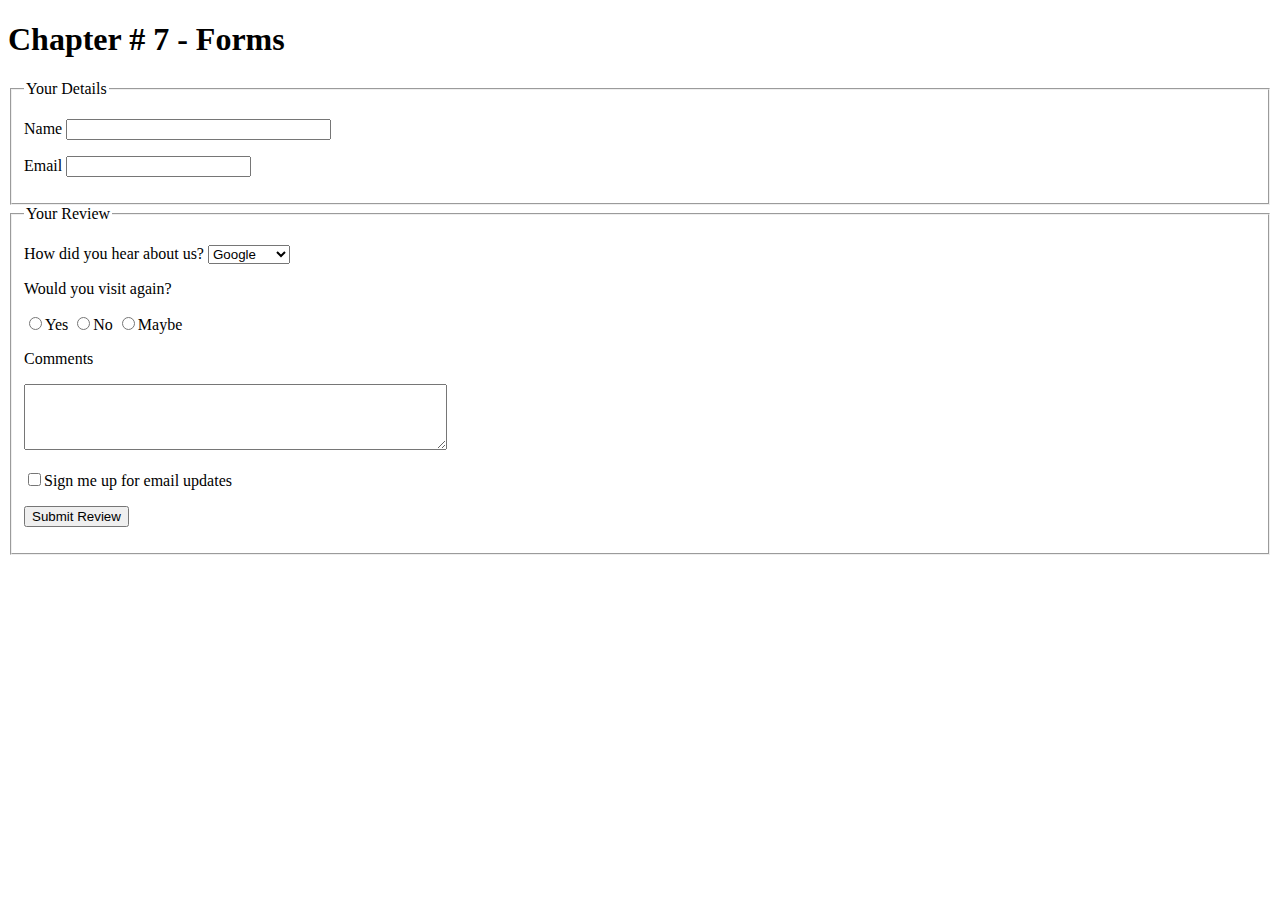
<file: chapter7.html>
<!DOCTYPE html>
<html>
  <head>
    <title>Chapter 7</title>
  </head>
  <body>
    <h1>Chapter # 7 - Forms</h1>
    <form action="www.example.com">
      <fieldset>
        <legend>Your Details</legend>
        <p>
          Name
          <input type="text" name="First Name" size="30" required />
        </p>
        <p>
          Email
          <input type="email" name="email" required />
        </p>
      </fieldset>
      <fieldset>
        <legend>Your Review</legend>
        <p>How did you hear about us?
        <select name="refrence" required>
          <option value="Google">Google</option>
          <option value="Facebook">Facebook</option>
          <option value="Instagram">Instagram</option>
        </select>
    </p>
    <p>Would you visit again?</p>
        <label>
            <p>
        <input type="radio" name="Options" id="Yes">Yes
    </label>
    <label>    
    <input type="radio" name="Options" id="No">No
</label>  
<label>    
<input type="radio" name="Options" id="Maybe">Maybe
    </label>
    </p>
    <p>Comments</p>
    <textarea name="Comments" rows="4" cols="50"></textarea>
    <p>
    <input type="checkbox" name="signup">Sign me up for email updates
</p> 
<p>    
<button type="submit" value="Submit">
        Submit Review
     </button>
    </p>  
    </fieldset>
    </form>
  </body>
</html>
</file>
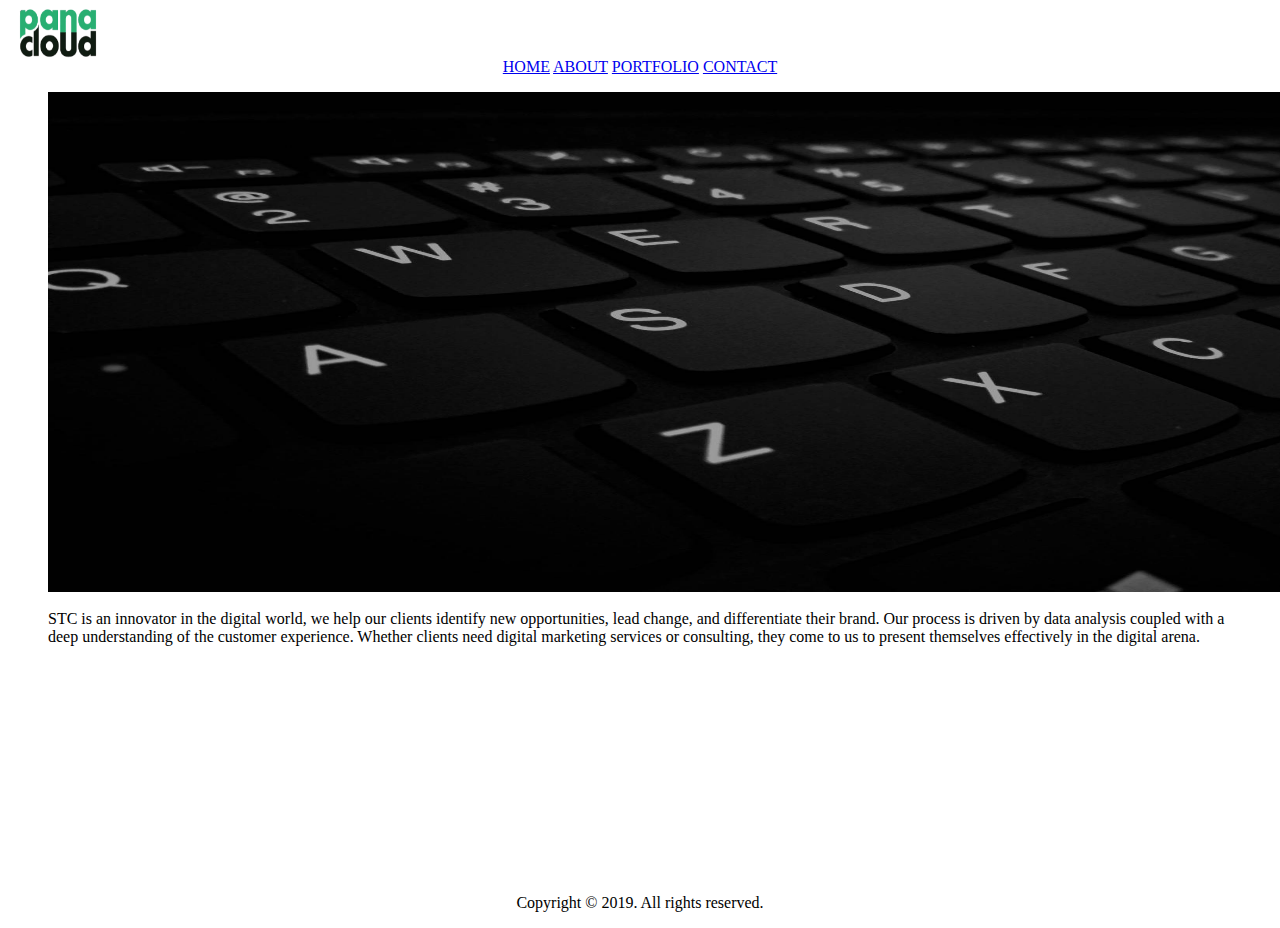
<file: chapter8Final_assignment.html>
<html lang="en">
<head>
    <title>Chapter 8 Final Assignment</title>
</head>
<body>
    <header>
        <nav>
            <img src="panacloud.png" alt="logo" height="50" width=100" >
            <center>
            <a href="chapter8Final_assignment.html">HOME</a>
            <a href="About.html">ABOUT</a>
            <a href="Portfolio.html">PORTFOLIO</a>
            <a href="contact.html">CONTACT</a>
        </center>
        </nav>
    </header>
    <p>
    <figure>
        <center>
        <img src="home.jpg" alt="logo" height="500" width="1500">
    </center>
        <figcaption>
            <br>
            STC is an innovator in the digital world, we help our clients identify new opportunities, lead change, and 
           differentiate their brand. Our process is driven by data analysis coupled with a deep understanding of the 
           customer experience. Whether clients need digital marketing services or consulting, they come to us to 
           present themselves effectively in the digital arena.</figcaption>
    </figure>
    </p>
    <br><br><br>
    <br><br><br>
    <br><br><br>
    <br><br><br>

    <center>
    <footer>
        <p>Copyright &copy 2019. All rights reserved.</p>
    </footer>
</center>
</body>
</html>
</file>
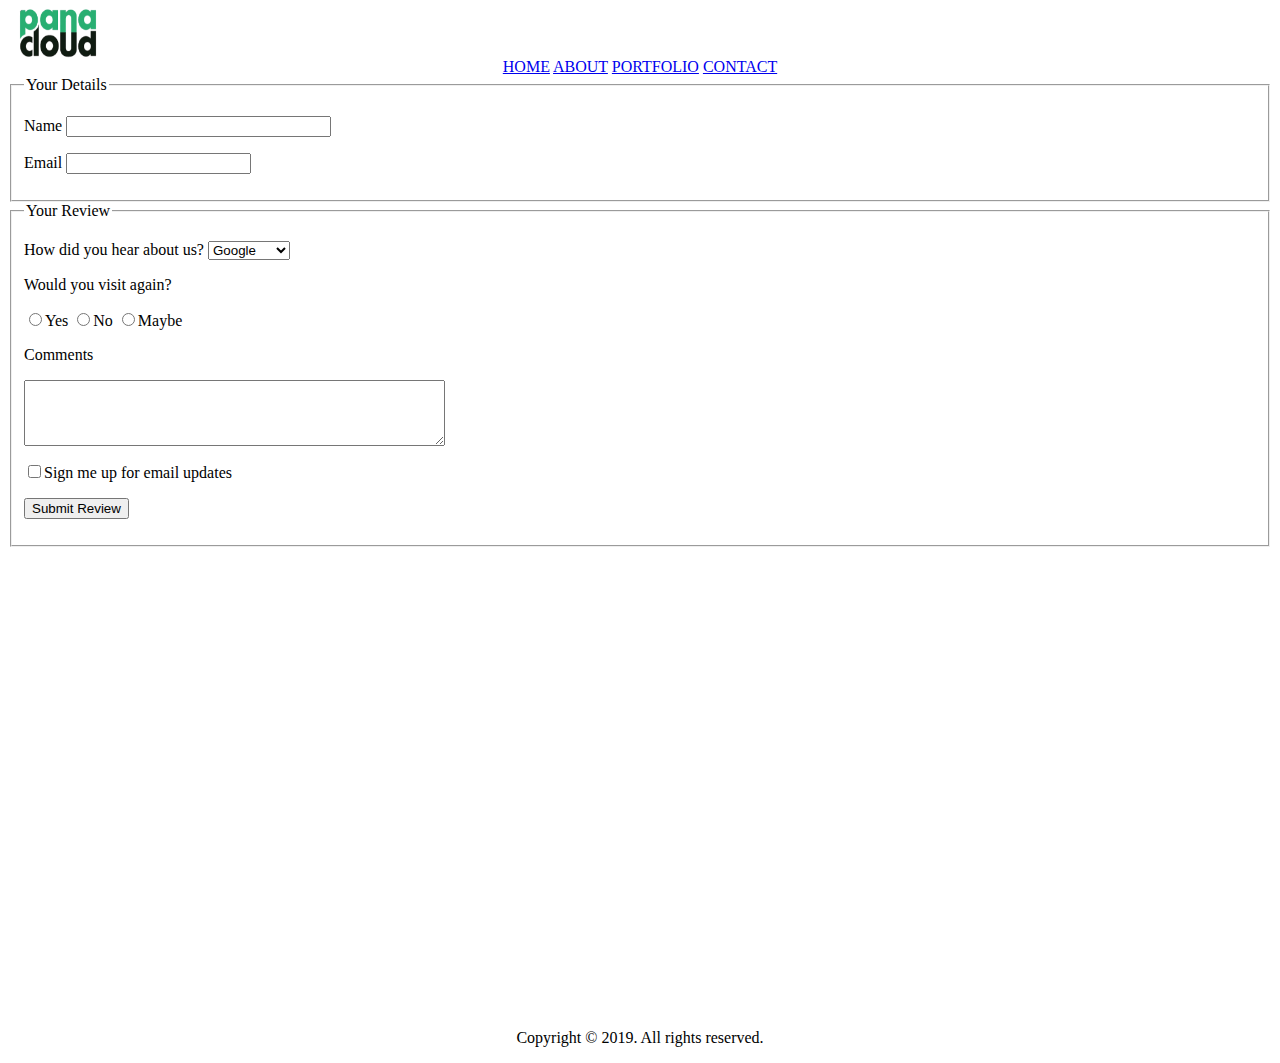
<file: contact.html>
<html lang="en">
<head>
    <title>Chapter 8 Final Assignment</title>
</head>
<body>
    <header>
        <nav>
            <img src="panacloud.png" alt="logo" height="50" width=100" >
            <center >
            <a href="chapter8Final_assignment.html">HOME</a>
            <a href="About.html">ABOUT</a>
            <a href="Portfolio.html">PORTFOLIO</a>
            <a href="contact.html">CONTACT</a>
          </center>
          </nav>
    </header>
    <form action="www.example.com">
        <fieldset>
          <legend>Your Details</legend>
          <p>
            Name
            <input type="text" name="First Name" size="30" required />
          </p>
          <p>
            Email
            <input type="email" name="email" required />
          </p>
        </fieldset>
        <fieldset>
          <legend>Your Review</legend>
          <p>How did you hear about us?
          <select name="refrence" required>
            <option value="Google">Google</option>
            <option value="Facebook">Facebook</option>
            <option value="Instagram">Instagram</option>
          </select>
      </p>
      <p>Would you visit again?</p>
          <label>
              <p>
          <input type="radio" name="Options" id="Yes">Yes
      </label>
      <label>    
      <input type="radio" name="Options" id="No">No
  </label>  
  <label>    
  <input type="radio" name="Options" id="Maybe">Maybe
      </label>
      </p>
      <p>Comments</p>
      <textarea name="Comments" rows="4" cols="50"></textarea>
      <p>
        <label>
      <input type="checkbox" name="signup">Sign me up for email updates
    </label>
    </p> 
  <p>    
  <button type="submit" value="Submit">
          Submit Review
       </button>
      </p>  
      </fieldset>
      </form>
      <center>
      <iframe src="https://www.google.com/maps/embed?pb=!1m18!1m12!1m3!1d3620.380799688836!2d67.02340041123225!3d24.850840577843602!2m3!1f0!2f0!3f0!3m2!1i1024!2i768!4f13.1!3m3!1m2!1s0x3eb33e75a28531d1%3A0x412558657f5ff4a8!2sGovernor%20House%20Sindh!5e0!3m2!1sen!2s!4v1729956825520!5m2!1sen!2s" width="1880" height="450" style="border:0;" allowfullscreen="" loading="lazy" referrerpolicy="no-referrer-when-downgrade"></iframe>
    </center>
      <center>
    <footer>
        <p>Copyright &copy 2019. All rights reserved.</p>
    </footer>
</center>
</body>
</html>
</file>
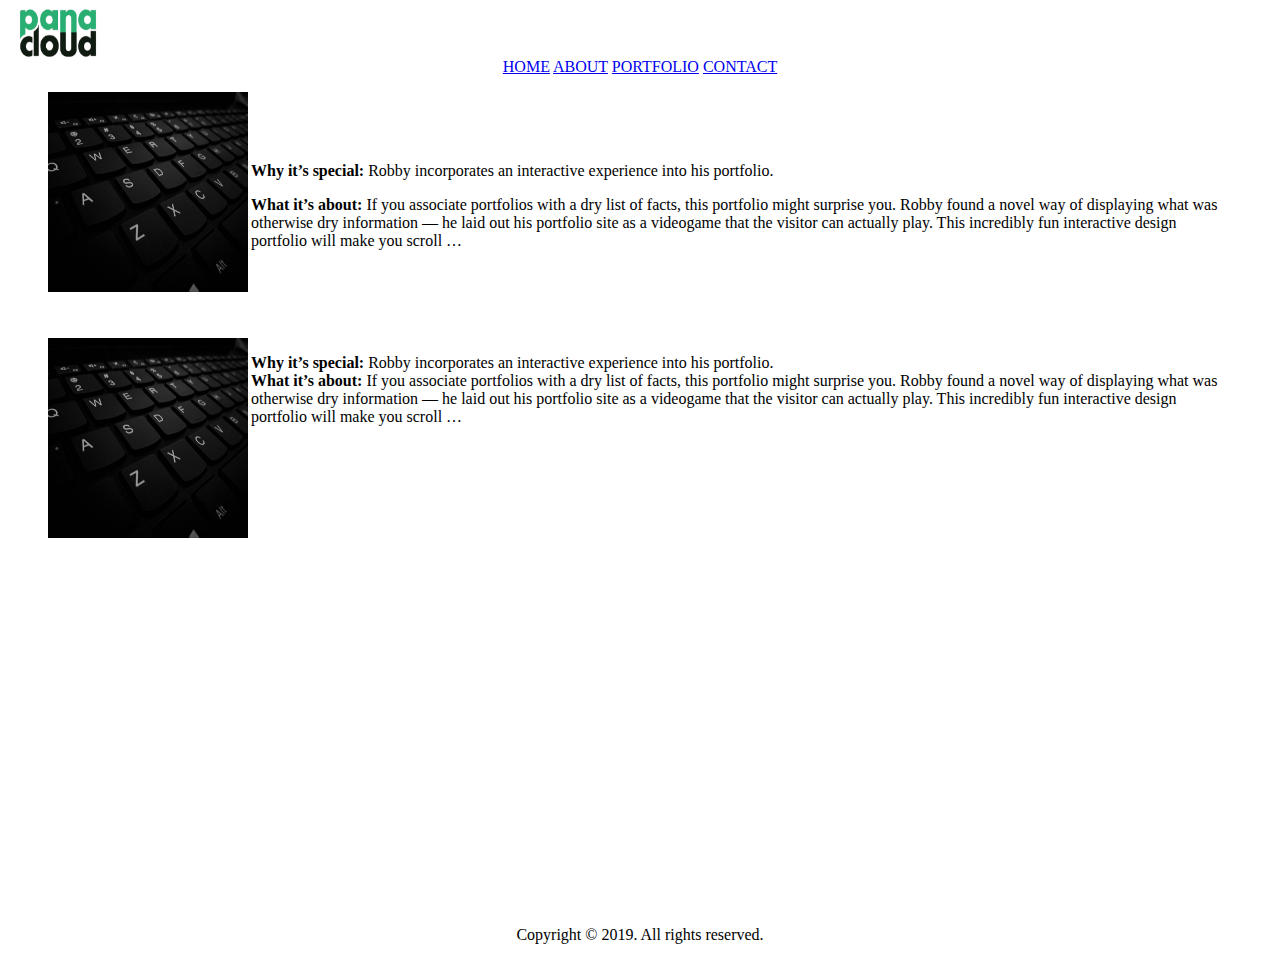
<file: Portfolio.html>
<html lang="en">
<head>
    <title>Chapter 8 Final Assignment</title>
</head>
<body>
    <header>
        <nav>
            <img src="panacloud.png" alt="logo" height="50" width=100">
            <center>
            <a href="chapter8Final_assignment.html">HOME</a>
            <a href="About.html">ABOUT</a>
            <a href="Portfolio.html">PORTFOLIO</a>
            <a href="contact.html">CONTACT</a>
        </center>
        </nav>
    </header>
    <figure>
    <img src="home.jpg" alt="image1" height="200" width="200" align="left">
    <br>
    <br>
    <br>
    <p>
        <b>Why it’s special:</b> Robby incorporates an interactive experience into 
        his portfolio.
    </p>
        <p>
        <b>What it’s about:</b> If you associate portfolios with a dry list of facts, 
        this portfolio might surprise you. Robby found a novel way of 
        displaying what was otherwise dry information — he laid out his 
        portfolio site as a videogame that the visitor can actually play. This 
        incredibly fun interactive design portfolio will make you scroll … </p>
        <br><br>
        <br><br>
    <img src="home.jpg" alt="image2" height="200" width="200" align="left">
    <p>
        <b>Why it’s special:</b> Robby incorporates an interactive experience into 
        his portfolio.
        <br>
    <b>What it’s about:</b> If you associate portfolios with a dry list of facts, 
        this portfolio might surprise you. Robby found a novel way of 
        displaying what was otherwise dry information — he laid out his 
        portfolio site as a videogame that the visitor can actually play. This 
        incredibly fun interactive design portfolio will make you scroll … </p>
        <br><br><br><br><br><br><br><br><br><br><br><br><br><br><br><br><br><br><br><br><br><br><br>
        <br><br><br>
        <center>
    <footer>
        <p>Copyright &copy 2019. All rights reserved.</p>
    </footer>
</center>
</body>
</html>
</file>
<file: Html_Css_Final_Assignment/style.css>
*{
    margin: 0px;
    padding: 0px;
}
.container{
    width: 100%;
}
body{
    font-family: 'Poppins', 'Gill Sans MT', Calibri, 'Trebuchet MS', sans-serif;
}
.left{
    display: flex;
    margin: 10px;
    align-items: center;
    justify-content: flex-start;
}
.right{
    height:90%;
    width: 60%;
    display: flex;
    align-items: center;
    justify-items: center; 
    justify-content:flex-end ;
    margin-right: 1%;
    
}
.right p{
    margin-right: 15px;
}
.right i{
    margin-right: 3px;
    color: #A2D84C;
    transform: scaleX(-1);
}
.right button{
    font-size: small;
    font-stretch:condensed;
    padding-left:15px;
    padding-right: 15px; 
    font-weight:bolder;
    border-radius:2.5%;
}
.call-button{ 
    height: 70%;
    background-color: #A2D84C;
    padding: 5px;
    display: flex;
    justify-content: center;
    align-items: center;
    border-style: none;
    cursor: pointer;
    box-shadow: 0px 2px 0px #668E19;
    border-radius: 5px;
    margin-right: 15px;
}

.left i{
    height: 25px;
    width: 25px;
    margin: 5px;
    border-radius: 100%;
    color: #BCBEC0;
    background-color: #303030;
    display: flex;
    align-items: center;
    justify-content: center;
    margin-bottom: 10px;
}
.p1{
    display: flex;
    align-items: center;
}
.header-extended {
    display: flex;
    height: 40px;
    width: 100%;
    background-color: #212121;
    color: white;
    justify-content: space-between;
}

.main-header{
    width: 100%;
    height: 60px;
    background-color: #FFFFFF;
    display: flex;
    justify-content: space-between;
}
.main-header-rs {
    display: flex;
    height: 100%;
}
.main-header-rs a{
    display: flex;
    align-items: center;
    justify-content: center;
    height: 87%;
    text-decoration: none;
    margin-right: 25px;
    color: black;
    padding-right: 10px;
    padding-left: 10px;
    font-weight: 500;
    font-size: large;
    letter-spacing: 0.5px;
}
.main-header-rs a:hover{
    font-weight: bold;
    border-bottom: 8px solid #FFBD1A;
    transition: all 0.1s ease-out;
}
.logo{
    align-items: center;
    justify-content: center;
    display: flex;
    margin-left: 20px;
}
.hero-1{
    background-image: url(hero-1-background.png);
    background-size: cover;
    display: flex;
    flex-direction: column;
    align-items: center;
    justify-content: center;
    height:550px;
    width: 100%;
    background-color: #8DC63F;
}
.main-heading{
    display: flex;
    flex-direction: column;
    align-items: center;
    justify-content: center;
    text-align: center;
}
.hero-1 h1{
    display: flex;
    width: 100%;
    background-color:#A2D84C;
    color: #FFFFFF;
    font-size: 5em;
    justify-content: center;
}
.para{
    display: flex;
    justify-content: center;
    width: 100%;
}
.main-heading p{
    width: 90%;
    text-align: center;
    color: #FFFFFF;
    text-align-last: center;
    font-size: 120%;
}
.main-heading button{
    height: 40px;
    width: 19%;
    margin-top: 30px;
    border: none;
    cursor: pointer;
    font-weight: lighter;
    background-color: #FFBD1A;
    border-radius: 5px;
    box-shadow: 0px 2px 0px #FF831D;
    font-size: 110%;
}
.hero-2{
    display: flex;
    flex-direction: column;
    height:auto;
    width: auto;
    background-color: #FFFFFF;
    justify-content: space-evenly;
}
.top-section{
    width: 100%;
    display: flex;
    flex-direction: column;
    align-items: center;
    margin-bottom:20px;
} 
.top-section h1{
    font-size: 3em;
}
.top-section span{
    color: #668E19;
}
.para2{
    width: 100%;
    display: flex;
    justify-content: center;
}
.top-section p{
    width: 80%;
    text-align: center;
    text-align-last: center;
}
.hero-2 p{
    color: #BCBEC0;
}
.bottom-section p{
    text-align: center;
    text-align-last: center;
    width: auto;
}
.bottom-section{
    margin:20px;
    width: 100%;
    display: flex;
    justify-content: space-evenly;
    padding-left: 10px;
    padding-right: 10px;
}
.hero-2 img{
    height: 75px;
    width: 75px;
}
.bulb{
    height: 175px;
    width: 175px;
    background-color: #F1F2F2;
    display: flex;
    align-items: center;
    justify-content: center;
    border-radius: 50%;
}
.like{
    height: 175px;
    width: 175px;
    background-color: #F1F2F2;
    display: flex;
    align-items: center;
    justify-content: center;
    border-radius: 50%;
}
.clock{
    height: 175px;
    width: 175px;
    background-color: #F1F2F2;
    display: flex;
    align-items: center;
    justify-content: center;
    border-radius: 50%;
}
.people{
    height: 175px;
    width: 175px;
    background-color: #F1F2F2;
    display: flex;
    align-items: center;
    justify-content: center;
    border-radius: 50%;
}
.chat{
    height: 175px;
    width: 175px;
    background-color: #F1F2F2;
    display: flex;
    align-items: center;
    justify-content: center;
    border-radius: 50%;
}
.innovation{
    margin: 40px;
    height: auto;
    width: auto;
    display: flex;
    flex-direction: column;
    justify-content: center;
    align-items: center;
}
.experience{
    height: auto;
    width: auto;
    display: flex;
    flex-direction: column;
    justify-content: center;
    align-items: center;
    margin: 40px;
}
.happy-clients{
    height: auto;
    width: auto;
    display: flex;
    flex-direction: column;
    justify-content: center;
    align-items: center;
    margin: 40px;
}
.quality{
    height: auto;
    width: auto;
    display: flex;
    flex-direction: column;
    justify-content: center;
    align-items: center;
    margin: 40px;
}
.support{
    margin: 40px;
    height: auto;
    width: auto;
    display: flex;
    flex-direction: column;
    justify-content: center;
    align-items: center;
}
.bottom-section h1{
    margin-top: 3px;
    margin-bottom: 3px;
    font-weight: 500;
    font-size: large;
}
.top-right{
    height: 550px;
    width: auto;
    position: relative;
    z-index: 1;
    display: flex;
    justify-content: flex-end;
    height: 550px;
    width:auto;
    background-size: cover;
}
.top{
    display: flex;
    justify-content: center;
}
.top h1{
    font-size: 3em;
    position: absolute;
    z-index: 3;
    margin-top: 15px;
}
.hero-4{
    height: auto;
    width: 100%;
    background-color:white ;
    display: flex;
    flex-direction: column;
    justify-content: center;
    align-items: center;
    justify-content: space-between;
}
.top-h4 h1{
    display: flex;
    justify-content: center;
}
.bottom-h4 {
    height: 70%;
    width: 100%;
    display: flex;
    flex-wrap: wrap;
    justify-content: space-evenly;
    align-items: center;
}
.box-1{
    height: 300px;
    width: 300px;
    display: flex;
    justify-content: center;
    align-items: center;
}
.box-2{
    height: 300px;
    width: 300px;
    display: flex;
    flex-direction: column;
    justify-content: center;
    align-items: center;
}
.box-3{
    height: 300px;
    width: 300px;
    display: flex;
    flex-direction: column;
    justify-content: center;
    align-items: center;
}
.box-4{
    height: 300px;
    width: 300px;
    display: flex;
    flex-direction: column;
    justify-content: center;
    align-items: center;
}
.circle1{
    height: 80%;
    width: 80%;
    display: flex;
    justify-content: center;
    align-items: center;
    border-radius: 50%;
    border : 5px solid #FF831D;
}
.circle2{
    height: 80%;
    width: 80%;
    display: flex;
    align-items: center;
    justify-content: center;
    border-radius: 50%;
    border : 5px solid #ED7C76;
}
.circle3{
    height: 80%;
    width: 80%;
    display: flex;
    flex-direction: column;
    justify-content: center;
    align-items: center;
    border-radius: 50%;
    border : 5px solid #668E19;
}
.circle4{
    height: 80%;
    width: 80%;
    display: flex;
    justify-content: center;
    align-items: center;
    border-radius: 50%;
    border : 5px solid #D1D3D4;
}
.top-h4 h1{
    font-size: 3em;
}
.top-h4{
    display: flex;
    flex-direction: column;
    align-items: center;
    margin-top: 10px;
    margin-bottom: 10px;
}
.top-h4 p{
    text-align: center;
    width: 70%;
    color: #BCBEC0;
}
.circle1 p{
    font-size: xx-large;
    color:#FF831D ;
    font-weight: bolder;
}
.circle2 p{
    font-size: xx-large;
    color:#ED7C76 ;
    font-weight: bolder;
}
.circle3 p{
    font-size: xx-large;
    color:#668E19 ;
    font-weight: bolder;
}
.circle4 p{
    font-size: xx-large;
    color:#D1D3D4 ;
    font-weight: bolder;
}
.hero-5{
    display: flex;
    flex-direction: column;
    justify-content: center;
    align-items: center;
    justify-content: space-evenly;
    height: 350px;
    background-color:#8DC63F;
}
.middle-h5{
    display: flex;
    justify-content: center;
    align-items: center;
    height: 40%;
    width: 100%;
    margin-top: -80px;
}
.middle-h5 input{
    margin-right: 20px;
    height: 3em;
    width: 17em;
    border: none;
    border-radius: 5px;
    padding-left: 20px;
    font-weight: 500;
    color: #BCBEC0;
}
.middle-h5 button{
    background-color: #FFBD1A;
    box-shadow: 0px 2px 0px #FF831D;
    border: none;
    cursor: pointer;
    border-radius: 5px;
    height: 2.5em;
    width: 12em;
    font-weight: 600;
}
.top-h5{
    width: 100%;
    display: flex;
    height: 40%;
    justify-content: center;
    font-size:50px;
    color: white;
}
.bottom-h5{
    width: 60%;
    text-align: center;
    color: #FFFFFF;
}
.hero-6{
    display: flex;
    flex-direction: column;
    justify-content: center;
    align-items: center;
    height: auto;
    width: auto;
    background-color:white;
}
.hero-6 span{
    color: #668E19;
}
.top-h6{
    display: flex;
    flex-direction: column;
    align-items: center;
}
.top-h6 p{
    text-align: center;
    width: 60%;
    color: #BCBEC0;
}
.top-h6 h1{
    font-size: 3em;
}
.div1{
    display: flex;
    align-items: center;
}
.div2{
    display: flex;
    align-items: center;
}
.div3{
    display: flex;
    align-items: center;
}
.middle-h6{
    width: 80%;
    height: auto;
    text-align: center;
    text-align-last: center;
    display: flex;
    justify-content: center;
    align-items: center;
    margin-top: 15px;
    margin-bottom: 15px;
}
.hero-6 i{
    margin-right: 5px;
    color:#668E19;
}
.bottom-h6{
    width: 100%;
    height: auto;
    margin-top: 20px;
    display: flex;
    justify-content: center;
    align-items: center;
    text-align: center;
    margin-bottom: 10px;
    padding: 5px;
}
.bottom-h6 p{
    margin-right: 10px;
}
.bottom-h6 i{
    transform: scaleX(-1);
}
.hero-6-left p{
    width: 70%;
}
.footer{
    height:auto;
    width: 100%;
    display: flex;
    justify-content: space-around;
    align-items: center;
    margin-top: -7px;
    background-color:#668E19 ;
    color: #FFFFFF;
}
.hero-7-left{
    height: 85%;
    width: 30%;
    display: flex;
    flex-direction: column;
    justify-content: center;
    margin-left: 130px;
}
.services{
    width: 30%;
    height: auto;
    display: flex;
    flex-direction: column;
    align-items: center ;
    justify-content: center;
}
.r-h7 p{
    text-align: left;
    line-height:40px;
}
.r-h7 h1{
      margin-bottom: 10px;
}
.useful-links{
    width: 40%;
    height: auto;
    display: flex;
    flex-direction: column;
    align-items: center ;
    border-left: 2px solid #8DC63F;
    border-right: 2px solid #8DC63F;
}
.useful-links p{
    display: flex;
    flex-direction: column;
    align-items: flex-start;
    text-align: start;
}
.contact-follow{
    width: 50%;
    height: auto;
    display: flex;
    flex-direction: column;
    align-items: center ;
    justify-content: center;
    padding: 5px;
    margin: 10px;
}
.copyright{
    margin-top: 60px;
}
.paragraph{
    width: 70%;
}
.hero-7-left img{
    margin-top: 8px;
    margin-bottom: 20px;
}
.r-h7{
    height: 100%;
    width: 70%;
}
.r-h7{
    display: flex;
    align-items: center;
    justify-content: center;
    justify-content: space-evenly;
}
.c1{
    align-items: center;
    display: flex;
}
.contacts i{
    margin-right: 10px;
    transform: scaleX(-1);
}
.c2{
    align-items: center;
    display: flex;
}
.c3{
    align-items: center;
    display: flex;
}
.follow-us i{
    height: 25px;
    width: 25px;
    border-radius: 100%;
    color: #BCBEC0;
    background-color: #303030;
    display: flex;
    align-items: center;
    justify-content: center;
}
.icons{
    display: flex;
    justify-content: space-evenly;
    width:100%;
}
/* Only Header extended responsiveness */
@media screen and (max-width:1200px){
    .left{
        justify-content: center;
        width: 100%;
        margin-right: 0px;
        margin-left: 0px;
    }
    .right{
        text-decoration:none !important;
        justify-content: center;
        width: 100%;
        margin-right: 0px;
        margin-left: 0px;
    }
   .header-extended{
        font-size: x-small;    
        height: 100px;
        flex-direction: column;
        align-items: center;
        justify-content: center;
    }
    .call-button button{
        color: #212121;
    }
    .call-button{
        margin-right: 0px;
        margin-left: 0px;
    }
    /* .main-header-rs a{
        font-size: small;
    } */
}
/* Only header extended responsiveness */
@media screen and (max-width: 400px) {
    .left{
        height: 100%;
        align-items: center;
        margin-top: 0px;
    }
    .right{
        text-decoration: none;
        height: 100%;
        flex-direction:column;
        justify-content: flex-start;
        margin-top: -10px;
    }
    .p1{
        margin-bottom: 5px;
    }
    .call-button button{
        color: #212121;
    }
    .right button{
        font-size: smaller;
    }
    .call-button{
        height: 45%;
        width: 30%;
    }
}
@media  screen and (max-width: 800px){
    .hero-1 span{
     font-size: 0.6em;   
    }
    .para{
        font-size:smaller;
    }
    .main-heading button{
        font-size: small;
    }
}
@media  screen and (max-width: 570px){
    .hero-1 span{
        font-size: 0.4em;   
       }
       .para{
        font-size:x-small;
       }
       .main-heading button{
        font-size: x-small;
       }
}
@media  screen and (max-width: 460px){
    .top-section h1{
        font-size: 2em;
    }
    .top-section p{
        font-size: smaller;
    }
    .hero-1 span{
        font-size: 0.3em;   
   
    }
    .para{
        font-size:xx-small;
    }
}
@media  screen and (max-width: 350px){
    .top-section h1{
        font-size: 1.5em;
    }
    .hero-1 span{
        font-size: 0.25em;   
   
    }
    .main-heading button{
        font-size:xx-small;
       }
}
@media screen and (max-width: 1280px) {
    .bottom-section{
        flex-wrap: wrap;
    }
    .bottom-section p{
        width: fit-content;
    }
}
@media  screen and (max-width: 1500px){
    .top h1{
        font-size: 2em
    }
    .top-left{
        font-size:xx-small;
    }
}
@media  screen and (max-width:1440px) {
    .top-h5 h1{
        font-size: 1.3em;
    }
    .top-h5{
        margin: 10px;
        width:auto;
        height: auto;
    }
}
@media  screen and (max-width:1060px){
    .hero-5{
        height: auto;
    }
    .top-h5{
        width: auto;
        height: auto;
    }
    .top-h5 h1{
        text-align: center;
        text-align-last: center;
        font-size: 0.5em;
    }
    .middle-h5 input{
        margin: 10px;
    }
    .middle-h5{
        height: auto;
        width: auto;
        margin: 10px;
        padding: 10px;
        flex-wrap: wrap;
    }
    .bottom-h5{
        margin: 10px;
        font-size: small;
        height: auto;
        width: auto;
    }
    .bottom-h6{
        margin: 10px;
    }
}
@media screen and  (max-width: 480px) {
 .top-h6 h1{
    font-size:2.5em;
    text-align: center;
    text-align-last: center;
 }   
 .top-h6 p{
    font-size: small;
 }
 .bottom-h6{
    flex-wrap: wrap;
 }
}
@media screen and (max-width:1400px){ 
    .contact-follow{
        height: 100%;
        width: 100%;
        border-left: 2px solid #8DC63F;
        border-right: 2px solid #8DC63F;
    }
    .hero-7-left img{
        width: 40%;
        height: 35%;
    }
    .icons{
        justify-content: space-evenly;
    }
    .paragraph{
        font-size: x-small;
    }
    .copyright{
        font-size: x-small;
    }
    .hero-7-left{
        width: 100%;
        justify-content: center;
        margin-left:0px;
        align-items: center;
    }
    .footer p{
        font-size: x-small;
    }
    .contact-follow h1{
        font-size: medium;
    }

     .services{
        display: none;
     }
     .useful-links{
        display: none;
     }
}
 @media screen and (max-width: 1000px){
    .main-header-rs a{
        font-size: medium;
        padding-left:0px;
        padding-right:0px;
    }
}
@media screen and (max-width: 480px){
    .main-header-rs a{
        font-size: smaller;
    }
}
@media screen and (max-width: 435px){
    .main-header-rs a{
        font-size: x-small;
    }
}
@media screen and (max-width: 370px){
    .main-header-rs a{
        font-size: xx-small;
    }
}
</file>
<file: chapter13.css>
* {
    box-sizing: border-box;
    margin: 0;
    padding: 0;
    font-family: Arial, sans-serif;
}

body {
    display: flex;
    justify-content: center;
    align-items: center;
    min-height: 100vh;
    background-color: #f5f5f5;
}

.card-container {
    display: flex;
    gap: 20px;
}

.card {
    background-color: #fff;
    border-radius: 8px;
    box-shadow: 0 4px 8px rgba(0, 0, 0, 0.2);
    overflow: hidden;
    width: 300px;
    text-align: center;
}

.card img {
    width: 100%;
    height: 200px;
    object-fit: cover;
}

.card h3 {
    margin: 16px;
    font-size: 1.25rem;
    color: #333;
}

.card p {
    padding: 0 16px;
    color: #666;
    font-size: 0.9rem;
}

.card button {
    margin: 16px;
    padding: 10px 20px;
    background-color: #4285f4;
    color: white;
    border: none;
    border-radius: 4px;
    cursor: pointer;
    transition: background-color 0.3s ease;
}

.card button:hover {
    background-color: #3367d6;
}
</file>
